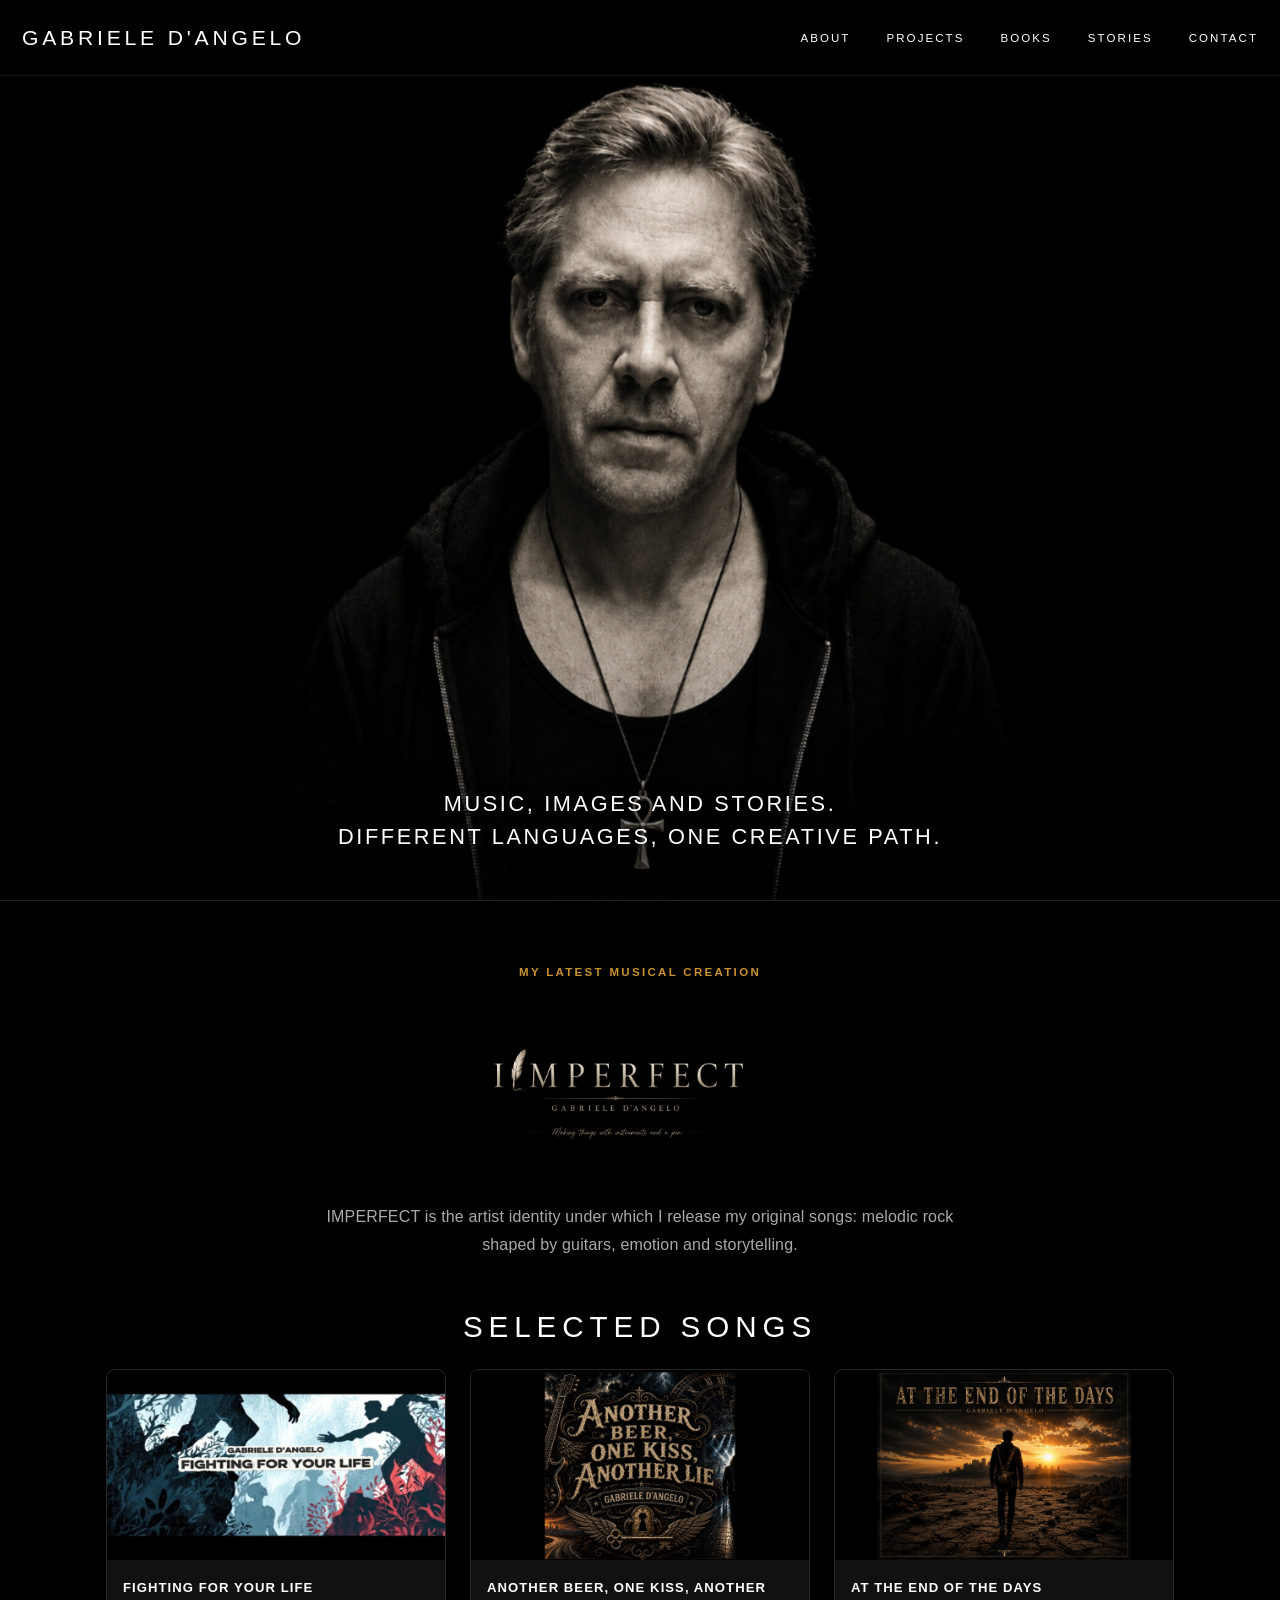
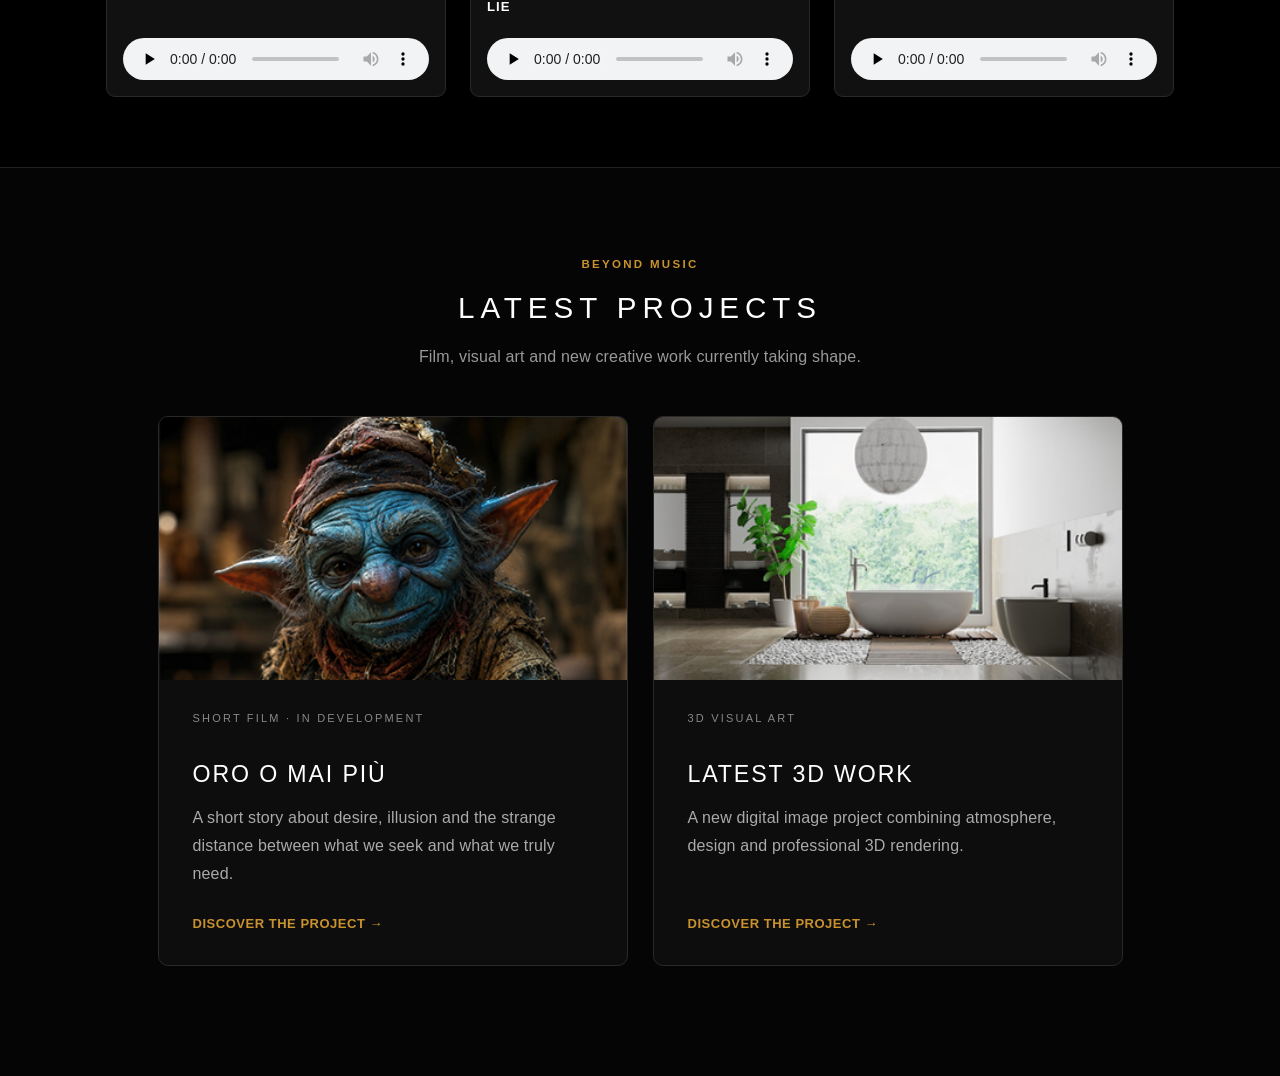
<file: index.html>
<!doctype html>
<html lang="en">

<head>
  <meta charset="utf-8">

  <meta
    name="viewport"
    content="width=device-width, initial-scale=1"
  >

  <meta
    name="description"
    content="Official website of Gabriele D'Angelo, creative artist working across music, 3D visual art, acting, film, books and storytelling."
  >

  <meta
    name="author"
    content="Gabriele D'Angelo"
  >

  <meta
    name="robots"
    content="index, follow, max-image-preview:large"
  >

  <link
    rel="canonical"
    href="https://gabrieledangelo.com/"
  >

  <meta
    property="og:title"
    content="Gabriele D'Angelo | Music, Visual Art, Film and Stories"
  >

  <meta
    property="og:description"
    content="Official website of Gabriele D'Angelo, featuring music, 3D visual art, acting, film, books and creative projects."
  >

  <meta
    property="og:type"
    content="website"
  >

  <meta
    property="og:url"
    content="https://gabrieledangelo.com/"
  >

  <meta
    property="og:site_name"
    content="Gabriele D'Angelo"
  >

  <meta
    property="og:image"
    content="https://gabrieledangelo.com/assets/imperfect-logo.png"
  >

  <meta
    property="og:image:alt"
    content="IMPERFECT artist logo by Gabriele D'Angelo"
  >

  <meta
    name="twitter:card"
    content="summary_large_image"
  >

  <meta
    name="twitter:title"
    content="Gabriele D'Angelo | Music, Visual Art, Film and Stories"
  >

  <meta
    name="twitter:description"
    content="Official website of Gabriele D'Angelo, featuring music, 3D visual art, acting, film, books and creative projects."
  >

  <meta
    name="twitter:image"
    content="https://gabrieledangelo.com/assets/imperfect-logo.png"
  >

  <meta
    name="twitter:image:alt"
    content="IMPERFECT artist logo by Gabriele D'Angelo"
  >

  <link rel="stylesheet" href="style.css">

  <title>Gabriele D'Angelo | Music, Visual Art, Film and Stories</title>

  <script type="application/ld+json">
  {
    "@context": "https://schema.org",
    "@graph": [
      {
        "@type": "WebSite",
        "@id": "https://gabrieledangelo.com/#website",
        "url": "https://gabrieledangelo.com/",
        "name": "Gabriele D'Angelo",
        "description": "Official website of Gabriele D'Angelo, featuring music, 3D visual art, acting, film, books and creative projects."
      },
      {
        "@type": "Person",
        "@id": "https://gabrieledangelo.com/#person",
        "name": "Gabriele D'Angelo",
        "url": "https://gabrieledangelo.com/",
        "jobTitle": "Creative Artist",
        "description": "Creative artist working across music, 3D visual art, acting, film, books and storytelling.",
        "mainEntityOfPage": {
          "@id": "https://gabrieledangelo.com/#website"
        }
      },
      {
        "@type": "WebPage",
        "@id": "https://gabrieledangelo.com/#webpage",
        "url": "https://gabrieledangelo.com/",
        "name": "Gabriele D'Angelo | Music, Visual Art, Film and Stories",
        "description": "Official website of Gabriele D'Angelo, featuring music, 3D visual art, acting, film, books and creative projects.",
        "isPartOf": {
          "@id": "https://gabrieledangelo.com/#website"
        },
        "about": {
          "@id": "https://gabrieledangelo.com/#person"
        }
      }
    ]
  }
  </script>
</head>

<body>

  <header class="site-header">

    <a class="brand" href="index.html">
      Gabriele D'Angelo
    </a>

    <nav class="site-nav" aria-label="Main navigation">
      <a href="about.html">About</a>
      <a href="projects.html">Projects</a>
      <a href="books.html">Books</a>
      <a href="stories.html">Stories</a>
      <a href="contact.html">Contact</a>
    </nav>

  </header>


  <main>

    <section class="hero">

      <div
        class="hero-bg"
        role="img"
        aria-label="Gabriele D'Angelo"
      ></div>

      <div class="hero-copy">

        <h1>
          Music, images and stories.<br>
          Different languages, one creative path.
        </h1>

      </div>

    </section>


    <section
      class="featured-songs music-project"
      aria-label="IMPERFECT music project"
    >

      <div class="music-project-intro">

        <p class="section-eyebrow">
          My latest musical creation
        </p>

        <img
          class="imperfect-logo"
          src="assets/imperfect-logo.png"
          alt="IMPERFECT artist logo"
        >

        <p class="section-intro">
          IMPERFECT is the artist identity under which I release
          my original songs: melodic rock shaped by guitars,
          emotion and storytelling.
        </p>

      </div>


      <h2 class="songs-heading">
        Selected Songs
      </h2>


      <div class="song-grid">

        <article class="song-card">

          <img
            src="assets/songs/fighting-for-your-life.jpg"
            alt="Fighting For Your Life cover"
          >

          <div class="song-info">

            <h3>
              Fighting For Your Life
            </h3>

            <audio controls preload="none">

              <source
                src="assets/songs/fighting-for-your-life.mp3"
                type="audio/mpeg"
              >

            </audio>

          </div>

        </article>


        <article class="song-card">

          <img
            src="assets/songs/another-beer-one-kiss-another-lie.jpg"
            alt="Another Beer, One Kiss, Another Lie cover"
          >

          <div class="song-info">

            <h3>
              Another Beer, One Kiss, Another Lie
            </h3>

            <audio controls preload="none">

              <source
                src="assets/songs/another-beer-one-kiss-another-lie.mp3"
                type="audio/mpeg"
              >

            </audio>

          </div>

        </article>


        <article class="song-card">

          <img
            src="assets/songs/at-the-end-of-the-days.jpg"
            alt="At the End of the Days cover"
          >

          <div class="song-info">

            <h3>
              At the End of the Days
            </h3>

            <audio controls preload="none">

              <source
                src="assets/songs/at-the-end-of-the-days.mp3"
                type="audio/mpeg"
              >

            </audio>

          </div>

        </article>

      </div>

    </section>


    <section
      class="latest-projects"
      aria-labelledby="latest-projects-title"
    >

      <div class="projects-heading">

        <p class="section-eyebrow">
          Beyond music
        </p>

        <h2 id="latest-projects-title">
          Latest Projects
        </h2>

        <p>
          Film, visual art and new creative work currently
          taking shape.
        </p>

      </div>


      <div class="project-grid">


        <a
          class="project-card"
          href="oro-o-mai-piu.html"
          aria-label="Discover the short film Oro o mai più"
        >

          <img
            class="project-image"
            src="assets/projects/pircante.jpg"
            alt="The pircante, protagonist of Oro o mai più"
          >

          <div class="project-card-content">

            <span class="project-type">
              Short film · In development
            </span>

            <h3>
              Oro o mai più
            </h3>

            <p>
              A short story about desire, illusion and the strange
              distance between what we seek and what we truly need.
            </p>

            <span class="project-link">
              Discover the project →
            </span>

          </div>

        </a>


        <a
          class="project-card"
          href="3d-visual-art.html"
          aria-label="Discover the latest 3D visual art project"
        >

          <img
            class="project-image"
            src="assets/projects/3d.jpg"
            alt="Contemporary bathroom created as a 3D rendering"
          >

          <div class="project-card-content">

            <span class="project-type">
              3D Visual Art
            </span>

            <h3>
              Latest 3D Work
            </h3>

            <p>
              A new digital image project combining atmosphere,
              design and professional 3D rendering.
            </p>

            <span class="project-link">
              Discover the project →
            </span>

          </div>

        </a>


      </div>

    </section>

  </main>


  <script>

    const audioPlayers = document.querySelectorAll("audio");

    audioPlayers.forEach((player) => {

      player.addEventListener("play", () => {

        audioPlayers.forEach((otherPlayer) => {

          if (otherPlayer !== player) {
            otherPlayer.pause();
          }

        });

      });

    });

  </script>


</body>

</html>
</file>
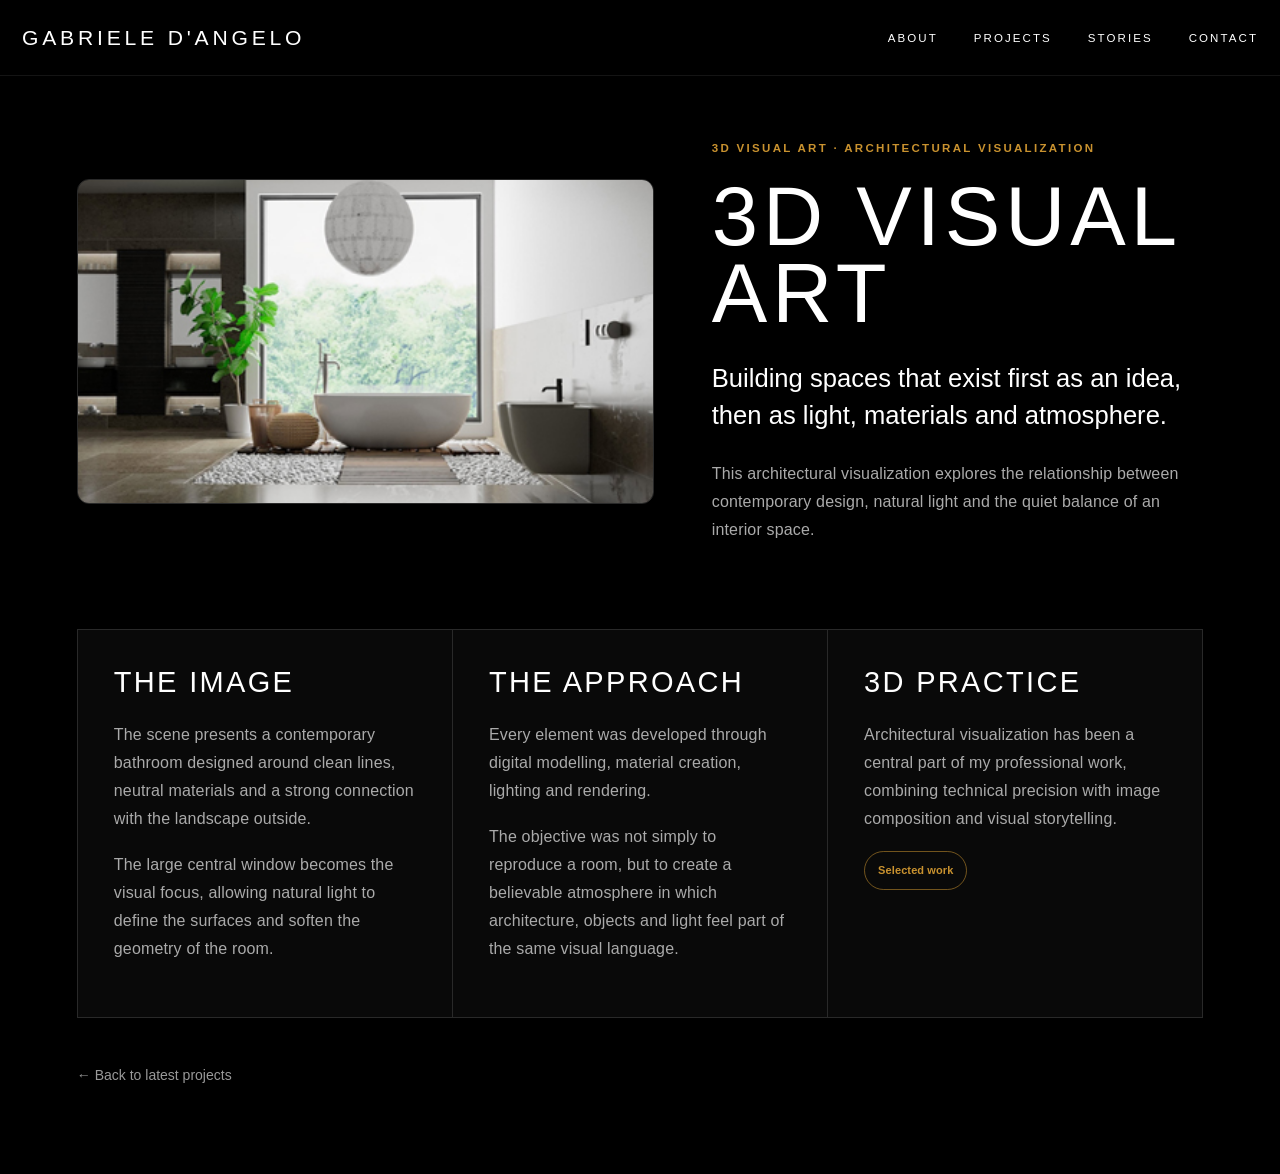
<file: 3d-visual-art.html>
<!doctype html>
<html lang="en">

<head>
  <meta charset="utf-8">

  <meta
    name="viewport"
    content="width=device-width, initial-scale=1"
  >

  <meta
    name="description"
    content="3D visual art and architectural visualization by Gabriele D'Angelo."
  >

  <link rel="stylesheet" href="style.css">

  <title>3D Visual Art | Gabriele D'Angelo</title>
</head>

<body>

  <header class="site-header">

    <a class="brand" href="index.html">
      Gabriele D'Angelo
    </a>

    <nav class="site-nav">
      <a href="about.html">About</a>
      <a href="projects.html">Projects</a>
      <a href="stories.html">Stories</a>
      <a href="contact.html">Contact</a>
    </nav>

  </header>

  <main class="project-detail-page">

    <section class="project-detail-hero">

      <div class="project-detail-image-wrap">

        <img
          class="project-detail-image"
          src="assets/projects/3d.jpg"
          alt="Contemporary bathroom created as a 3D architectural visualization"
        >

      </div>

      <div class="project-detail-intro">

        <p class="project-detail-type">
          3D Visual Art · Architectural Visualization
        </p>

        <h1>3D Visual Art</h1>

        <p class="project-detail-lead">
          Building spaces that exist first as an idea, then as light,
          materials and atmosphere.
        </p>

        <p>
          This architectural visualization explores the relationship
          between contemporary design, natural light and the quiet
          balance of an interior space.
        </p>

      </div>

    </section>

    <section class="project-detail-content">

      <article class="project-detail-section">

       

        <h2>The image</h2>

        <p>
          The scene presents a contemporary bathroom designed around
          clean lines, neutral materials and a strong connection with
          the landscape outside.
        </p>

        <p>
          The large central window becomes the visual focus, allowing
          natural light to define the surfaces and soften the geometry
          of the room.
        </p>

      </article>

      <article class="project-detail-section">

       

        <h2>The approach</h2>

        <p>
          Every element was developed through digital modelling,
          material creation, lighting and rendering.
        </p>

        <p>
          The objective was not simply to reproduce a room, but to
          create a believable atmosphere in which architecture,
          objects and light feel part of the same visual language.
        </p>

      </article>

      <article class="project-detail-section">

     

        <h2>3D practice</h2>

        <p>
          Architectural visualization has been a central part of my
          professional work, combining technical precision with image
          composition and visual storytelling.
        </p>

        <p class="project-status">
          Selected work
        </p>

      </article>

    </section>

    <div class="project-back">

      <a href="index.html#latest-projects-title">
        ← Back to latest projects
      </a>

    </div>

  </main>

</body>

</html>
</file>
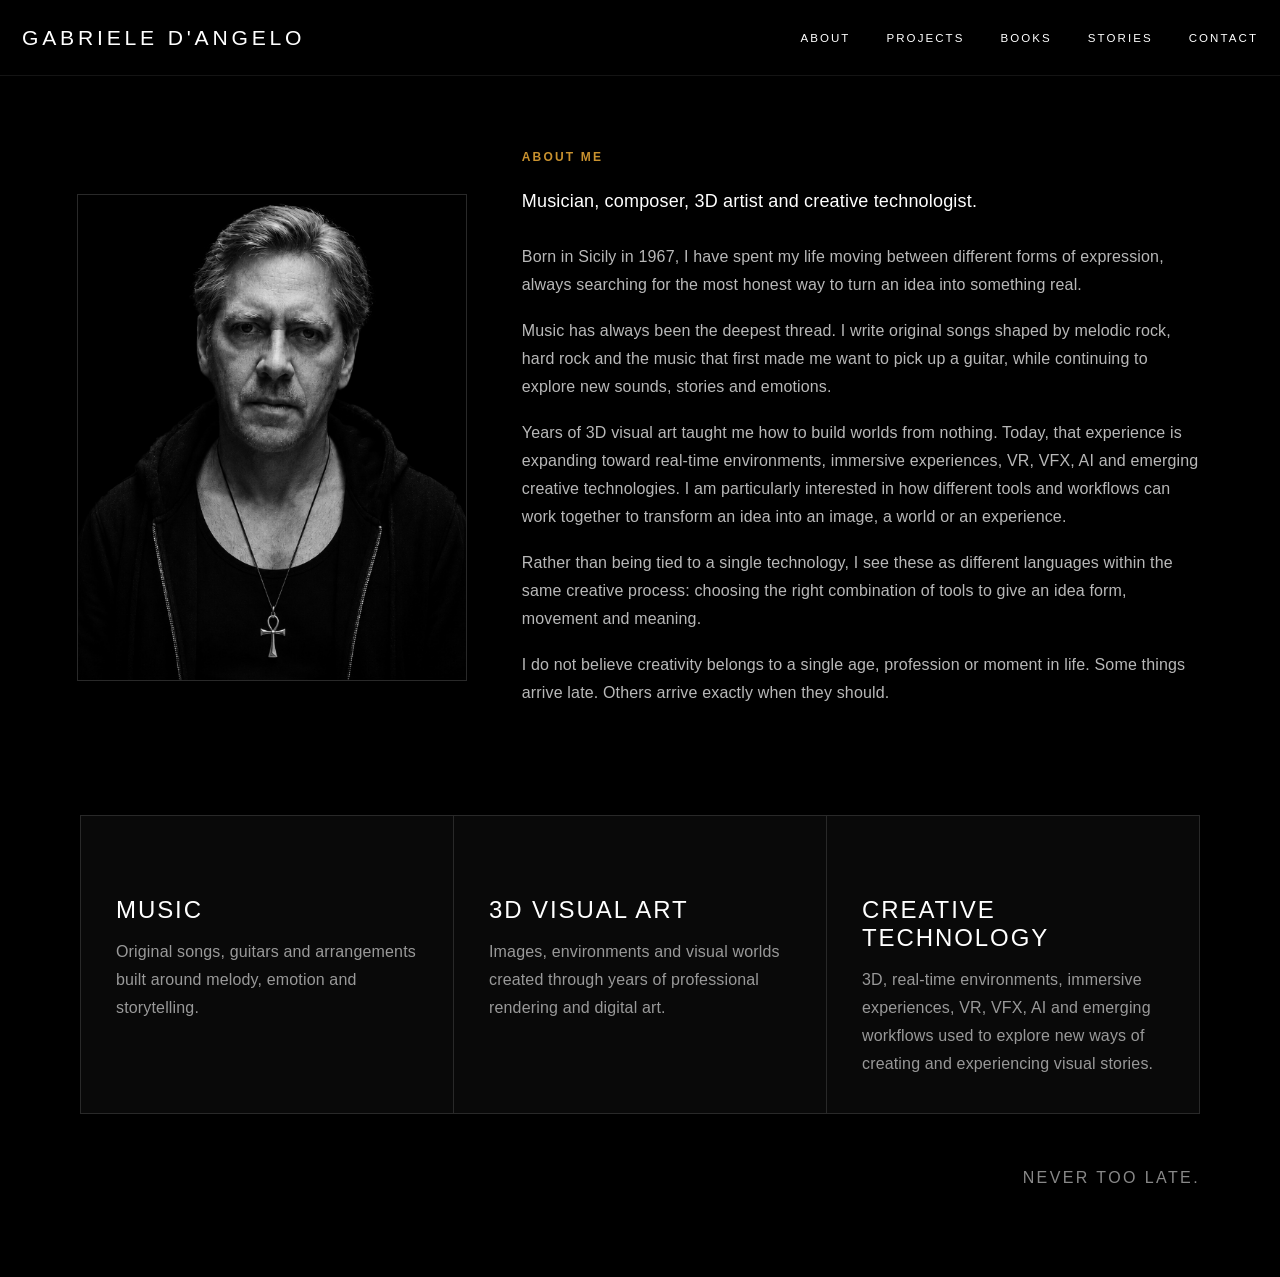
<file: about.html>
<!doctype html>
<html lang="en">

<head>
  <meta charset="utf-8">

  <meta
    name="viewport"
    content="width=device-width, initial-scale=1"
  >

  <meta
    name="description"
    content="About Gabriele D'Angelo, musician, composer, 3D visual artist and creative technologist working across music, visual art, film, immersive experiences and emerging creative technologies."
  >

  <meta
    name="author"
    content="Gabriele D'Angelo"
  >

  <meta
    name="robots"
    content="index, follow, max-image-preview:large"
  >

  <link
    rel="canonical"
    href="https://gabrieledangelo.com/about.html"
  >

  <meta
    property="og:title"
    content="About Gabriele D'Angelo | Musician, 3D Artist and Creative Technologist"
  >

  <meta
    property="og:description"
    content="Discover the creative path of Gabriele D'Angelo across music, composition, 3D visual art, film, immersive experiences and emerging creative technologies."
  >

  <meta
    property="og:type"
    content="profile"
  >

  <meta
    property="og:url"
    content="https://gabrieledangelo.com/about.html"
  >

  <meta
    property="og:site_name"
    content="Gabriele D'Angelo"
  >

  <meta
    property="og:image"
    content="https://gabrieledangelo.com/assets/gabriele-hero.jpg"
  >

  <meta
    property="og:image:alt"
    content="Gabriele D'Angelo"
  >

  <meta
    property="profile:first_name"
    content="Gabriele"
  >

  <meta
    property="profile:last_name"
    content="D'Angelo"
  >

  <meta
    name="twitter:card"
    content="summary_large_image"
  >

  <meta
    name="twitter:title"
    content="About Gabriele D'Angelo | Musician, 3D Artist and Creative Technologist"
  >

  <meta
    name="twitter:description"
    content="Discover the creative path of Gabriele D'Angelo across music, composition, 3D visual art, film, immersive experiences and emerging creative technologies."
  >

  <meta
    name="twitter:image"
    content="https://gabrieledangelo.com/assets/gabriele-hero.jpg"
  >

  <meta
    name="twitter:image:alt"
    content="Gabriele D'Angelo"
  >

  <link rel="stylesheet" href="style.css">

  <title>About Gabriele D'Angelo | Musician, 3D Artist and Creative Technologist</title>

  <script type="application/ld+json">
  {
    "@context": "https://schema.org",
    "@graph": [
      {
        "@type": "WebPage",
        "@id": "https://gabrieledangelo.com/about.html#webpage",
        "url": "https://gabrieledangelo.com/about.html",
        "name": "About Gabriele D'Angelo | Musician, 3D Artist and Creative Technologist",
        "description": "About Gabriele D'Angelo, musician, composer, 3D visual artist and creative technologist working across music, visual art, film, immersive experiences and emerging creative technologies.",
        "isPartOf": {
          "@id": "https://gabrieledangelo.com/#website"
        },
        "about": {
          "@id": "https://gabrieledangelo.com/#person"
        }
      },
      {
        "@type": "Person",
        "@id": "https://gabrieledangelo.com/#person",
        "name": "Gabriele D'Angelo",
        "url": "https://gabrieledangelo.com/",
        "image": "https://gabrieledangelo.com/assets/gabriele-hero.jpg",
        "jobTitle": "Creative Technologist",
        "description": "Musician, composer, 3D visual artist and creative technologist working across music, visual art, film, immersive experiences and emerging creative technologies.",
        "mainEntityOfPage": {
          "@id": "https://gabrieledangelo.com/about.html#webpage"
        }
      }
    ]
  }
  </script>
</head>

<body>

  <header class="site-header">

    <a class="brand" href="index.html">
      Gabriele D'Angelo
    </a>

    <nav class="site-nav" aria-label="Main navigation">
      <a href="about.html">About</a>
      <a href="projects.html">Projects</a>
      <a href="books.html">Books</a>
      <a href="stories.html">Stories</a>
      <a href="contact.html">Contact</a>
    </nav>

  </header>

  <main class="about-page">

    <section class="about-hero">

      <div class="about-photo-wrap">

        <img
          class="about-photo"
          src="assets/gabriele-hero.jpg"
          alt="Gabriele D'Angelo"
        >

      </div>

      <div class="about-copy">

        <h1 class="about-title">
          About me
        </h1>

        <p class="about-lead">
          Musician, composer, 3D artist and creative technologist.
        </p>

        <p>
          Born in Sicily in 1967, I have spent my life moving between
          different forms of expression, always searching for the most
          honest way to turn an idea into something real.
        </p>

        <p>
          Music has always been the deepest thread. I write original
          songs shaped by melodic rock, hard rock and the music that
          first made me want to pick up a guitar, while continuing to
          explore new sounds, stories and emotions.
        </p>

        <p>
          Years of 3D visual art taught me how to build worlds from
          nothing. Today, that experience is expanding toward real-time
          environments, immersive experiences, VR, VFX, AI and
          emerging creative technologies. I am particularly interested
          in how different tools and workflows can work together to
          transform an idea into an image, a world or an experience.
        </p>

        <p>
          Rather than being tied to a single technology, I see these
          as different languages within the same creative process:
          choosing the right combination of tools to give an idea
          form, movement and meaning.
        </p>

        <p>
          I do not believe creativity belongs to a single age,
          profession or moment in life. Some things arrive late.
          Others arrive exactly when they should.
        </p>

      </div>

    </section>

    <section class="about-disciplines">

      <article class="discipline">

        <h2>Music</h2>

        <p>
          Original songs, guitars and arrangements built around
          melody, emotion and storytelling.
        </p>

      </article>

      <article class="discipline">

        <h2>3D Visual Art</h2>

        <p>
          Images, environments and visual worlds created through
          years of professional rendering and digital art.
        </p>

      </article>

      <article class="discipline">

        <h2>Creative Technology</h2>

        <p>
          3D, real-time environments, immersive experiences, VR,
          VFX, AI and emerging workflows used to explore new ways
          of creating and experiencing visual stories.
        </p>

      </article>

    </section>

    <p class="about-signoff">
      Never too late.
    </p>

  </main>

</body>

</html>
</file>
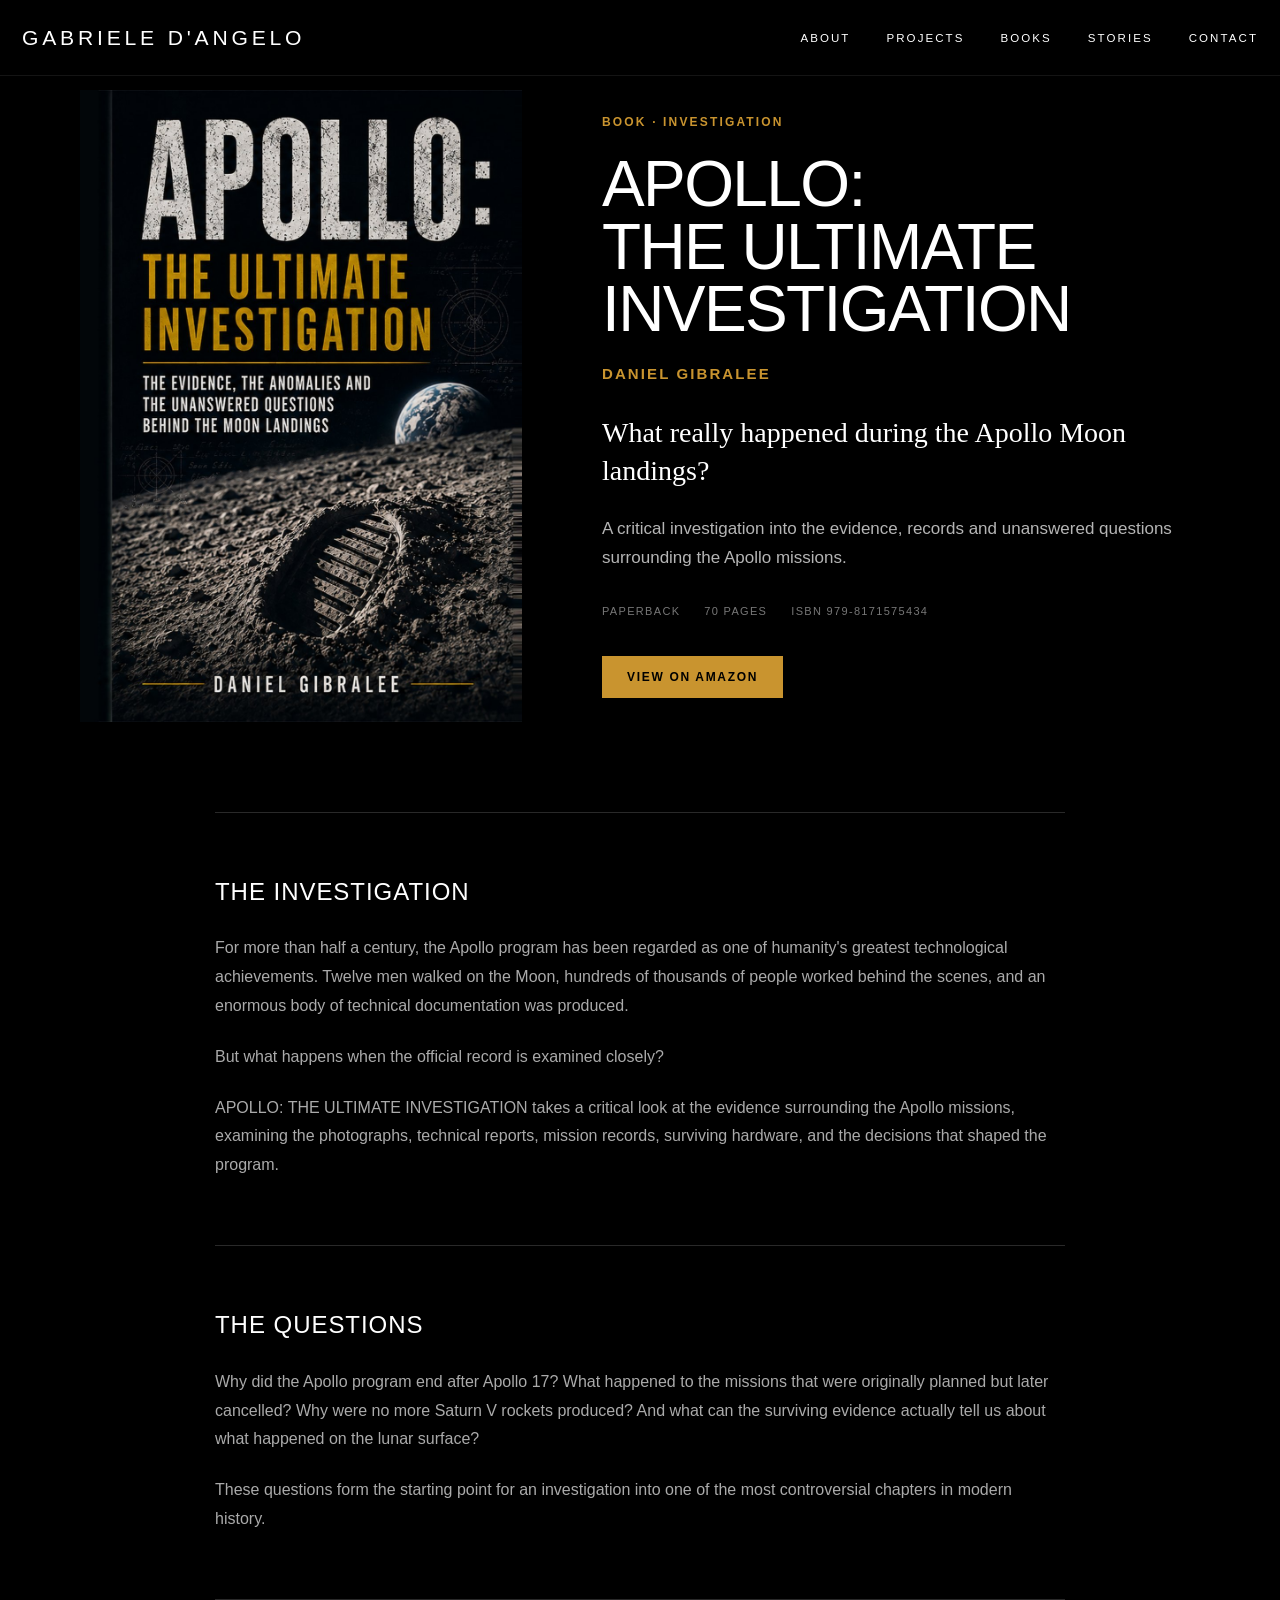
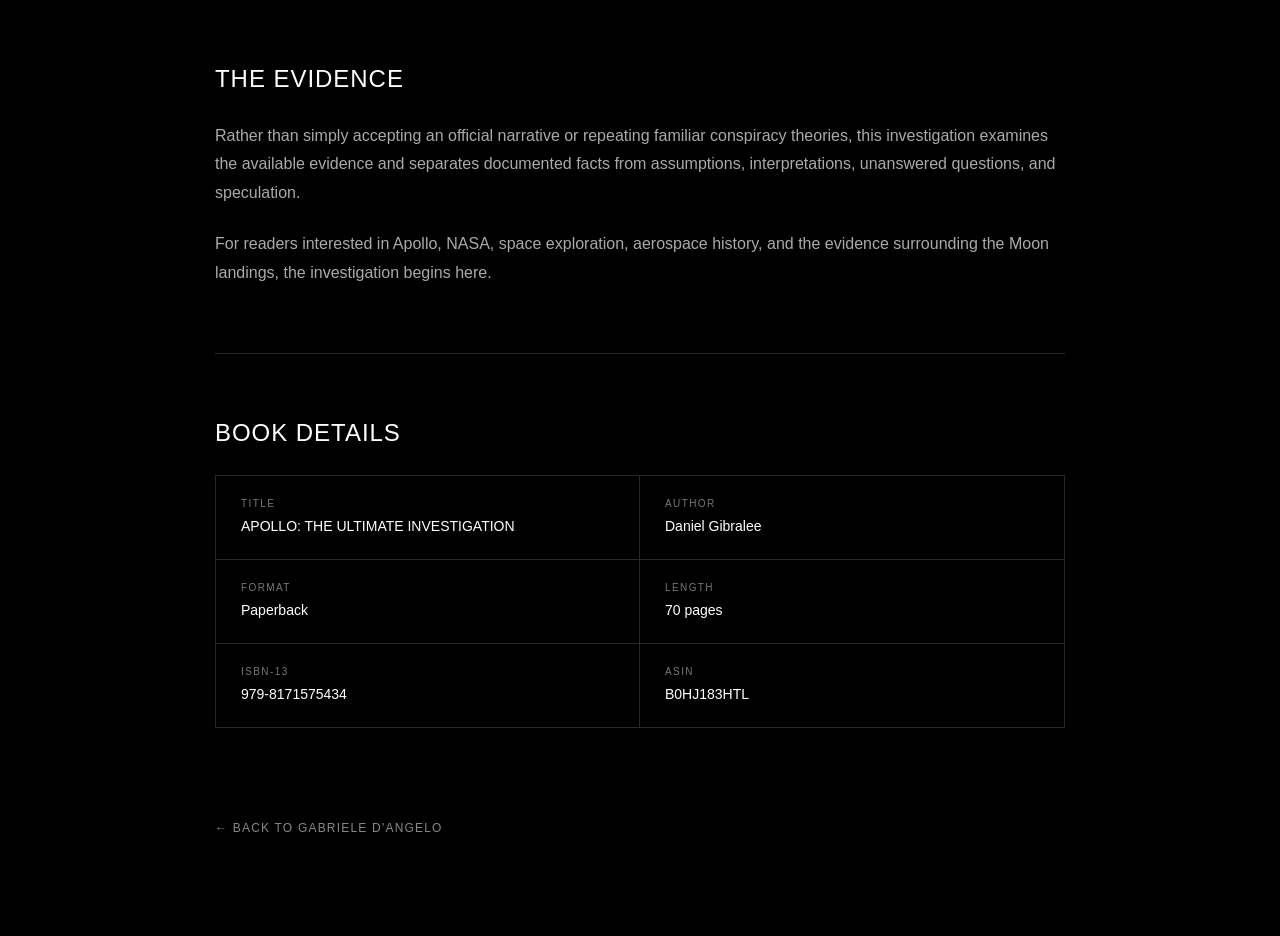
<file: apollo.html>
<!doctype html>
<html lang="en">

<head>

  <meta charset="utf-8">

  <meta
    name="viewport"
    content="width=device-width, initial-scale=1"
  >

  <meta
    name="description"
    content="APOLLO: THE ULTIMATE INVESTIGATION by Daniel Gibralee. A critical investigation into the evidence, records and unanswered questions surrounding the Apollo Moon landings."
  >

  <meta
    name="author"
    content="Daniel Gibralee"
  >

  <meta
    name="robots"
    content="index, follow, max-image-preview:large"
  >

  <link
    rel="canonical"
    href="https://gabrieledangelo.com/apollo.html"
  >


  <!-- =======================================================
       OPEN GRAPH
       ========================================================= -->

  <meta
    property="og:title"
    content="APOLLO: THE ULTIMATE INVESTIGATION · Daniel Gibralee"
  >

  <meta
    property="og:description"
    content="A critical investigation into the evidence, records and unanswered questions surrounding the Apollo Moon landings."
  >

  <meta
    property="og:type"
    content="book"
  >

  <meta
    property="og:url"
    content="https://gabrieledangelo.com/apollo.html"
  >

  <meta
    property="og:site_name"
    content="Gabriele D'Angelo"
  >

  <meta
    property="og:image"
    content="https://gabrieledangelo.com/assets/apollo-cover.jpg"
  >

  <meta
    property="og:image:alt"
    content="APOLLO: THE ULTIMATE INVESTIGATION book cover by Daniel Gibralee"
  >

  <meta
    property="book:author"
    content="Daniel Gibralee"
  >

  <meta
    property="book:isbn"
    content="9798171575434"
  >

  <meta
    property="book:release_date"
    content="2026-09-04"
  >


  <!-- =======================================================
       TWITTER / X
       ========================================================= -->

  <meta
    name="twitter:card"
    content="summary_large_image"
  >

  <meta
    name="twitter:title"
    content="APOLLO: THE ULTIMATE INVESTIGATION · Daniel Gibralee"
  >

  <meta
    name="twitter:description"
    content="A critical investigation into the evidence, records and unanswered questions surrounding the Apollo Moon landings."
  >

  <meta
    name="twitter:image"
    content="https://gabrieledangelo.com/assets/apollo-cover.jpg"
  >

  <meta
    name="twitter:image:alt"
    content="APOLLO: THE ULTIMATE INVESTIGATION book cover by Daniel Gibralee"
  >


  <link
    rel="stylesheet"
    href="style.css"
  >

  <title>
    APOLLO: THE ULTIMATE INVESTIGATION · Daniel Gibralee
  </title>


  <!-- =======================================================
       STRUCTURED DATA
       ========================================================= -->

  <script type="application/ld+json">
  {
    "@context": "https://schema.org",
    "@graph": [

      {
        "@type": "WebPage",
        "@id": "https://gabrieledangelo.com/apollo.html#webpage",
        "url": "https://gabrieledangelo.com/apollo.html",
        "name": "APOLLO: THE ULTIMATE INVESTIGATION · Daniel Gibralee",
        "description": "A critical investigation into the evidence, records and unanswered questions surrounding the Apollo Moon landings.",
        "isPartOf": {
          "@type": "WebSite",
          "name": "Gabriele D'Angelo",
          "url": "https://gabrieledangelo.com/"
        },
        "mainEntity": {
          "@id": "https://gabrieledangelo.com/apollo.html#book"
        }
      },

      {
        "@type": "Book",
        "@id": "https://gabrieledangelo.com/apollo.html#book",
        "name": "APOLLO: THE ULTIMATE INVESTIGATION",
        "author": {
          "@type": "Person",
          "name": "Daniel Gibralee"
        },
        "isbn": "9798171575434",
        "bookFormat": "https://schema.org/Paperback",
        "numberOfPages": 70,
        "inLanguage": "en",
        "datePublished": "2026-09-04",
        "publisher": {
          "@type": "Organization",
          "name": "Independently published"
        },
        "url": "https://gabrieledangelo.com/apollo.html",
        "image": "https://gabrieledangelo.com/assets/apollo-cover.jpg",
        "description": "APOLLO: THE ULTIMATE INVESTIGATION examines the evidence surrounding the Apollo Moon landings, including photographs, technical reports, mission records, surviving hardware and unanswered questions about NASA's Apollo program."
      }

    ]
  }
  </script>


  <style>

    /* =========================================================
       APOLLO PAGE
       ========================================================= */

    .apollo-page {
      background: #000;
      color: #fff;
      min-height: 100vh;
    }


    /* MAIN HERO */

    .apollo-hero {
      max-width: 1180px;
      margin: 0 auto;
      padding: 90px 30px 70px;

      display: grid;
      grid-template-columns: minmax(300px, 0.85fr) minmax(400px, 1.15fr);
      gap: 80px;

      align-items: center;
    }


    /* COVER */

    .apollo-cover-column {
      display: flex;
      justify-content: center;
      align-items: center;
    }

    .apollo-cover {
      display: block;

      width: auto;
      height: auto;

      max-width: 100%;
      max-height: 760px;

      object-fit: contain;

      box-shadow:
        0 25px 60px rgba(0, 0, 0, 0.65);
    }


    /* TEXT COLUMN */

    .apollo-info {
      min-width: 0;
    }


    .apollo-eyebrow {
      margin: 0 0 22px;

      color: #c9942f;

      font-family: Arial, Helvetica, sans-serif;
      font-size: 12px;
      font-weight: 600;

      letter-spacing: 0.18em;
      line-height: 1.4;

      text-transform: uppercase;
    }


    .apollo-title {
      margin: 0 0 24px;

      color: #fff;

      font-family: Arial, Helvetica, sans-serif;

      font-size: clamp(42px, 5vw, 76px);

      font-weight: 400;

      letter-spacing: -0.025em;

      line-height: 0.98;

      text-transform: uppercase;
    }


    .apollo-author {
      margin: 0 0 32px;

      color: #c9942f;

      font-family: Arial, Helvetica, sans-serif;

      font-size: 15px;
      font-weight: 600;

      letter-spacing: 0.14em;

      text-transform: uppercase;
    }


    .apollo-question {
      margin: 0 0 24px;

      color: #fff;

      font-family: Georgia, "Times New Roman", serif;

      font-size: 28px;

      line-height: 1.35;
    }


    .apollo-intro {
      margin: 0 0 30px;

      color: #b5b5b5;

      font-family: Arial, Helvetica, sans-serif;

      font-size: 17px;

      line-height: 1.75;
    }


    /* BOOK DATA */

    .apollo-meta {
      display: flex;

      flex-wrap: wrap;

      gap: 12px 24px;

      margin: 0 0 35px;

      color: #777;

      font-family: Arial, Helvetica, sans-serif;

      font-size: 11px;

      letter-spacing: 0.12em;

      line-height: 1.6;

      text-transform: uppercase;
    }


    /* AMAZON BUTTON */

    .apollo-amazon {
      display: inline-block;

      padding: 15px 25px;

      background: #c9942f;

      color: #000;

      font-family: Arial, Helvetica, sans-serif;

      font-size: 12px;

      font-weight: 700;

      letter-spacing: 0.14em;

      line-height: 1;

      text-decoration: none;

      text-transform: uppercase;

      transition:
        background-color 0.2s ease,
        transform 0.2s ease;
    }


    .apollo-amazon:hover,
    .apollo-amazon:focus-visible {
      background: #e0ad51;

      transform: translateY(-2px);
    }


    /* CONTENT */

    .apollo-content {
      max-width: 1180px;

      margin: 0 auto;

      padding: 20px 30px 100px;
    }


    .apollo-section {
      max-width: 850px;

      margin: 0 auto;

      padding: 65px 0;

      border-top: 1px solid #292929;
    }


    .apollo-section h2 {
      margin: 0 0 28px;

      color: #fff;

      font-family: Arial, Helvetica, sans-serif;

      font-size: 24px;

      font-weight: 400;

      letter-spacing: 0.04em;

      line-height: 1.2;

      text-transform: uppercase;
    }


    .apollo-section p {
      margin: 0 0 22px;

      color: #aaa;

      font-family: Arial, Helvetica, sans-serif;

      font-size: 16px;

      line-height: 1.8;
    }


    .apollo-section p:last-child {
      margin-bottom: 0;
    }


    /* BOOK DETAILS */

    .apollo-details {
      display: grid;

      grid-template-columns: repeat(2, minmax(0, 1fr));

      gap: 0;

      border: 1px solid #292929;
    }


    .apollo-detail {
      padding: 22px 25px;

      border-bottom: 1px solid #292929;
    }


    .apollo-detail:nth-child(odd) {
      border-right: 1px solid #292929;
    }


    .apollo-detail:nth-last-child(-n + 2) {
      border-bottom: 0;
    }


    .apollo-detail-label {
      display: block;

      margin-bottom: 7px;

      color: #777;

      font-family: Arial, Helvetica, sans-serif;

      font-size: 10px;

      letter-spacing: 0.14em;

      text-transform: uppercase;
    }


    .apollo-detail-value {
      color: #fff;

      font-family: Arial, Helvetica, sans-serif;

      font-size: 14px;

      line-height: 1.5;
    }


    /* BACK LINK */

    .apollo-back {
      max-width: 850px;

      margin: 0 auto;

      padding-top: 25px;
    }


    .apollo-back a {
      color: #888;

      font-family: Arial, Helvetica, sans-serif;

      font-size: 12px;

      letter-spacing: 0.1em;

      text-decoration: none;

      text-transform: uppercase;

      transition: color 0.2s ease;
    }


    .apollo-back a:hover,
    .apollo-back a:focus-visible {
      color: #c9942f;
    }


    /* =========================================================
       TABLET
       ========================================================= */

    @media (max-width: 900px) {

      .apollo-hero {
        grid-template-columns: 1fr;

        gap: 55px;

        padding-top: 65px;
      }


      .apollo-cover-column {
        order: 1;
      }


      .apollo-info {
        order: 2;

        max-width: 720px;

        margin: 0 auto;
      }


      .apollo-cover {
        max-height: 650px;
      }


      .apollo-title {
        font-size: clamp(42px, 9vw, 68px);
      }

    }


    /* =========================================================
       MOBILE
       ========================================================= */

    @media (max-width: 600px) {

      .apollo-hero {
        padding: 45px 20px 55px;

        gap: 40px;
      }


      .apollo-content {
        padding: 10px 20px 70px;
      }


      .apollo-cover {
        max-width: 88vw;

        max-height: 620px;
      }


      .apollo-title {
        font-size: clamp(38px, 12vw, 58px);

        line-height: 1;
      }


      .apollo-question {
        font-size: 23px;
      }


      .apollo-intro {
        font-size: 16px;
      }


      .apollo-section {
        padding: 50px 0;
      }


      .apollo-section h2 {
        font-size: 21px;
      }


      .apollo-section p {
        font-size: 15px;

        line-height: 1.75;
      }


      .apollo-details {
        grid-template-columns: 1fr;
      }


      .apollo-detail {
        border-right: 0 !important;

        border-bottom: 1px solid #292929 !important;
      }


      .apollo-detail:last-child {
        border-bottom: 0 !important;
      }

    }

  </style>

</head>


<body>


  <!-- =======================================================
       HEADER
       ========================================================= -->

  <header class="site-header">

    <a
      class="brand"
      href="index.html"
    >
      Gabriele D'Angelo
    </a>


    <nav
      class="site-nav"
      aria-label="Main navigation"
    >

      <a href="about.html">
        About
      </a>

      <a href="projects.html">
        Projects
      </a>

      <a
        href="books.html"
        aria-current="page"
      >
        Books
      </a>

      <a href="stories.html">
        Stories
      </a>

      <a href="contact.html">
        Contact
      </a>

    </nav>

  </header>


  <!-- =======================================================
       MAIN
       ========================================================= -->

  <main class="apollo-page">


    <!-- =====================================================
         HERO
         ====================================================== -->

    <section class="apollo-hero">


      <!-- COVER -->

      <div class="apollo-cover-column">

        <img
          class="apollo-cover"
          src="assets/apollo-cover.jpg"
          alt="APOLLO: THE ULTIMATE INVESTIGATION book cover by Daniel Gibralee"
        >

      </div>


      <!-- INFORMATION -->

      <div class="apollo-info">

        <p class="apollo-eyebrow">
          Book · Investigation
        </p>


        <h1 class="apollo-title">
          APOLLO:<br>
          THE ULTIMATE<br>
          INVESTIGATION
        </h1>


        <p class="apollo-author">
          Daniel Gibralee
        </p>


        <p class="apollo-question">
          What really happened during the Apollo Moon landings?
        </p>


        <p class="apollo-intro">
          A critical investigation into the evidence, records and
          unanswered questions surrounding the Apollo missions.
        </p>


        <div class="apollo-meta">

          <span>
            Paperback
          </span>

          <span>
            70 Pages
          </span>

          <span>
            ISBN 979-8171575434
          </span>

        </div>


        <a
          class="apollo-amazon"
          href="https://www.amazon.com/dp/B0HJ183HTL"
          target="_blank"
          rel="noopener noreferrer"
        >
          View on Amazon
        </a>

      </div>

    </section>


    <!-- =====================================================
         CONTENT
         ======================================================= -->

    <div class="apollo-content">


      <!-- THE INVESTIGATION -->

      <section class="apollo-section">

        <h2>
          The Investigation
        </h2>


        <p>
          For more than half a century, the Apollo program has been
          regarded as one of humanity's greatest technological
          achievements. Twelve men walked on the Moon, hundreds of
          thousands of people worked behind the scenes, and an enormous
          body of technical documentation was produced.
        </p>


        <p>
          But what happens when the official record is examined closely?
        </p>


        <p>
          APOLLO: THE ULTIMATE INVESTIGATION takes a critical look at the
          evidence surrounding the Apollo missions, examining the
          photographs, technical reports, mission records, surviving
          hardware, and the decisions that shaped the program.
        </p>

      </section>


      <!-- THE QUESTIONS -->

      <section class="apollo-section">

        <h2>
          The Questions
        </h2>


        <p>
          Why did the Apollo program end after Apollo 17? What happened
          to the missions that were originally planned but later
          cancelled? Why were no more Saturn V rockets produced? And what
          can the surviving evidence actually tell us about what happened
          on the lunar surface?
        </p>


        <p>
          These questions form the starting point for an investigation
          into one of the most controversial chapters in modern history.
        </p>

      </section>


      <!-- THE EVIDENCE -->

      <section class="apollo-section">

        <h2>
          The Evidence
        </h2>


        <p>
          Rather than simply accepting an official narrative or repeating
          familiar conspiracy theories, this investigation examines the
          available evidence and separates documented facts from
          assumptions, interpretations, unanswered questions, and
          speculation.
        </p>


        <p>
          For readers interested in Apollo, NASA, space exploration,
          aerospace history, and the evidence surrounding the Moon
          landings, the investigation begins here.
        </p>

      </section>


      <!-- BOOK DETAILS -->

      <section class="apollo-section">

        <h2>
          Book Details
        </h2>


        <div class="apollo-details">


          <div class="apollo-detail">

            <span class="apollo-detail-label">
              Title
            </span>

            <span class="apollo-detail-value">
              APOLLO: THE ULTIMATE INVESTIGATION
            </span>

          </div>


          <div class="apollo-detail">

            <span class="apollo-detail-label">
              Author
            </span>

            <span class="apollo-detail-value">
              Daniel Gibralee
            </span>

          </div>


          <div class="apollo-detail">

            <span class="apollo-detail-label">
              Format
            </span>

            <span class="apollo-detail-value">
              Paperback
            </span>

          </div>


          <div class="apollo-detail">

            <span class="apollo-detail-label">
              Length
            </span>

            <span class="apollo-detail-value">
              70 pages
            </span>

          </div>


          <div class="apollo-detail">

            <span class="apollo-detail-label">
              ISBN-13
            </span>

            <span class="apollo-detail-value">
              979-8171575434
            </span>

          </div>


          <div class="apollo-detail">

            <span class="apollo-detail-label">
              ASIN
            </span>

            <span class="apollo-detail-value">
              B0HJ183HTL
            </span>

          </div>

        </div>

      </section>


      <!-- BACK -->

      <div class="apollo-back">

        <a href="index.html">
          ← Back to Gabriele D'Angelo
        </a>

      </div>


    </div>

  </main>


</body>

</html>
</file>
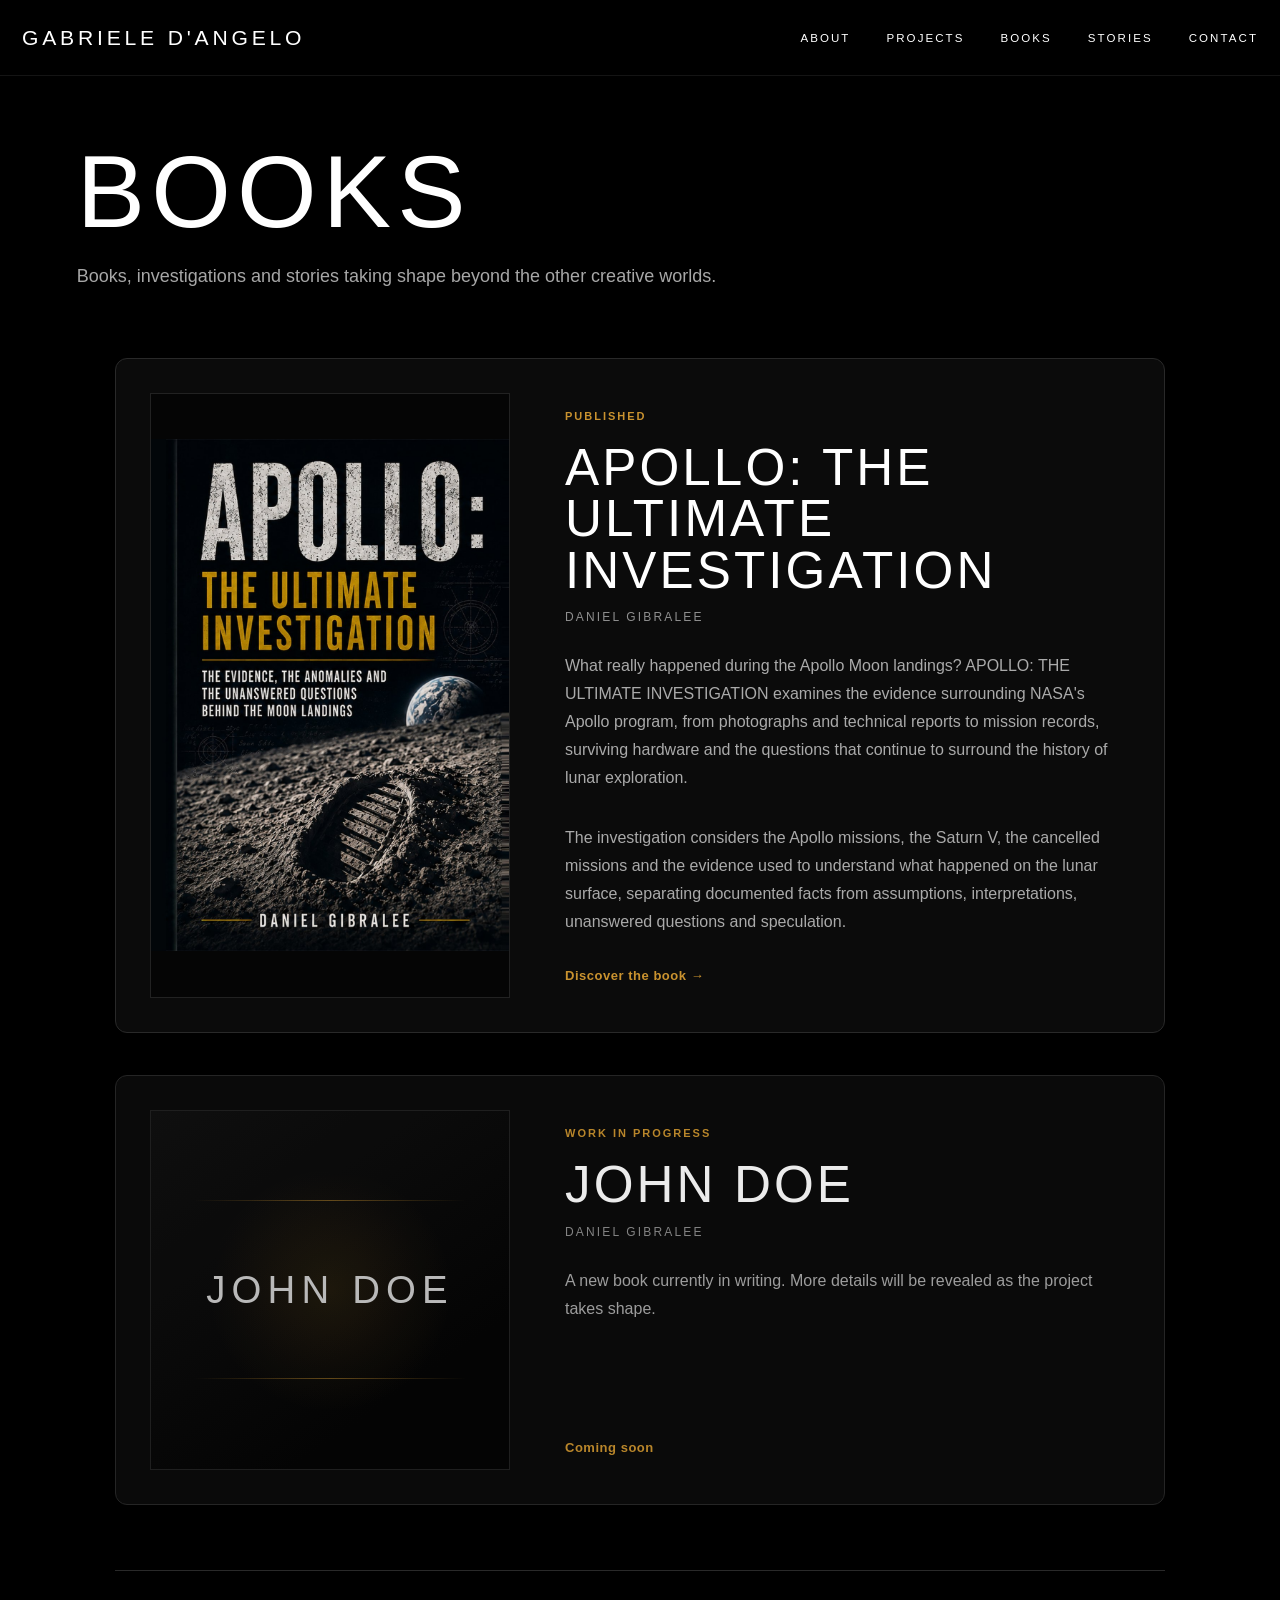
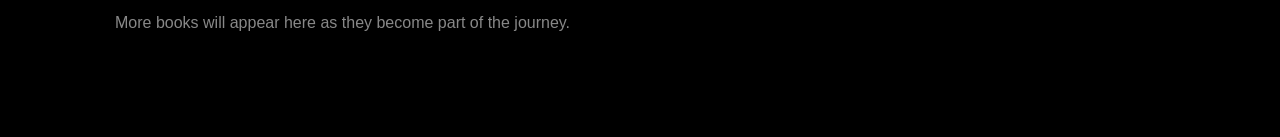
<file: books.html>
<!doctype html>
<html lang="en">
<head>
  <meta charset="utf-8">
  <meta name="viewport" content="width=device-width, initial-scale=1">
  <link rel="stylesheet" href="style.css">
  <title>Books | Gabriele D'Angelo</title>
</head>
<body>
<header class="site-header">
  <a class="brand" href="index.html">Gabriele D'Angelo</a>
  <nav class="site-nav" aria-label="Main navigation">
    <a href="about.html">About</a>
    <a href="projects.html">Projects</a>
    <a href="books.html">Books</a>
    <a href="stories.html">Stories</a>
    <a href="contact.html">Contact</a>
  </nav>
</header>

<main class="books-page">
  <section class="books-header">
    <h1>Books</h1>
    <p class="books-intro">
      Books, investigations and stories taking shape beyond
      the other creative worlds.
    </p>
  </section>

  <section class="book-entry">
    <div class="book-entry-cover">
      <img src="assets/apollo-cover.jpg" alt="APOLLO: THE ULTIMATE INVESTIGATION by Daniel Gibralee">
    </div>
    <div class="book-entry-content">
      <p class="book-entry-status">Published</p>
      <h2>APOLLO: THE ULTIMATE INVESTIGATION</h2>
      <p class="book-entry-author">Daniel Gibralee</p>
      <p>
        What really happened during the Apollo Moon landings?
        APOLLO: THE ULTIMATE INVESTIGATION examines the evidence
        surrounding NASA's Apollo program, from photographs and
        technical reports to mission records, surviving hardware
        and the questions that continue to surround the history
        of lunar exploration.
      </p>
      <p>
        The investigation considers the Apollo missions, the Saturn V,
        the cancelled missions and the evidence used to understand
        what happened on the lunar surface, separating documented
        facts from assumptions, interpretations, unanswered questions
        and speculation.
      </p>
      <a class="book-entry-link" href="apollo.html" aria-label="Discover APOLLO: THE ULTIMATE INVESTIGATION">
        Discover the book →
      </a>
    </div>
  </section>

  <section class="book-entry book-entry-wip">
    <div class="book-entry-cover book-entry-placeholder">
      <span>JOHN DOE</span>
    </div>
    <div class="book-entry-content">
      <p class="book-entry-status">Work in Progress</p>
      <h2>JOHN DOE</h2>
      <p class="book-entry-author">Daniel Gibralee</p>
      <p>
        A new book currently in writing.
        More details will be revealed as the project takes shape.
      </p>
      <span class="book-entry-link">Coming soon</span>
    </div>
  </section>

  <section class="books-closing">
    <p>More books will appear here as they become part of the journey.</p>
  </section>
</main>
</body>
</html>
</file>
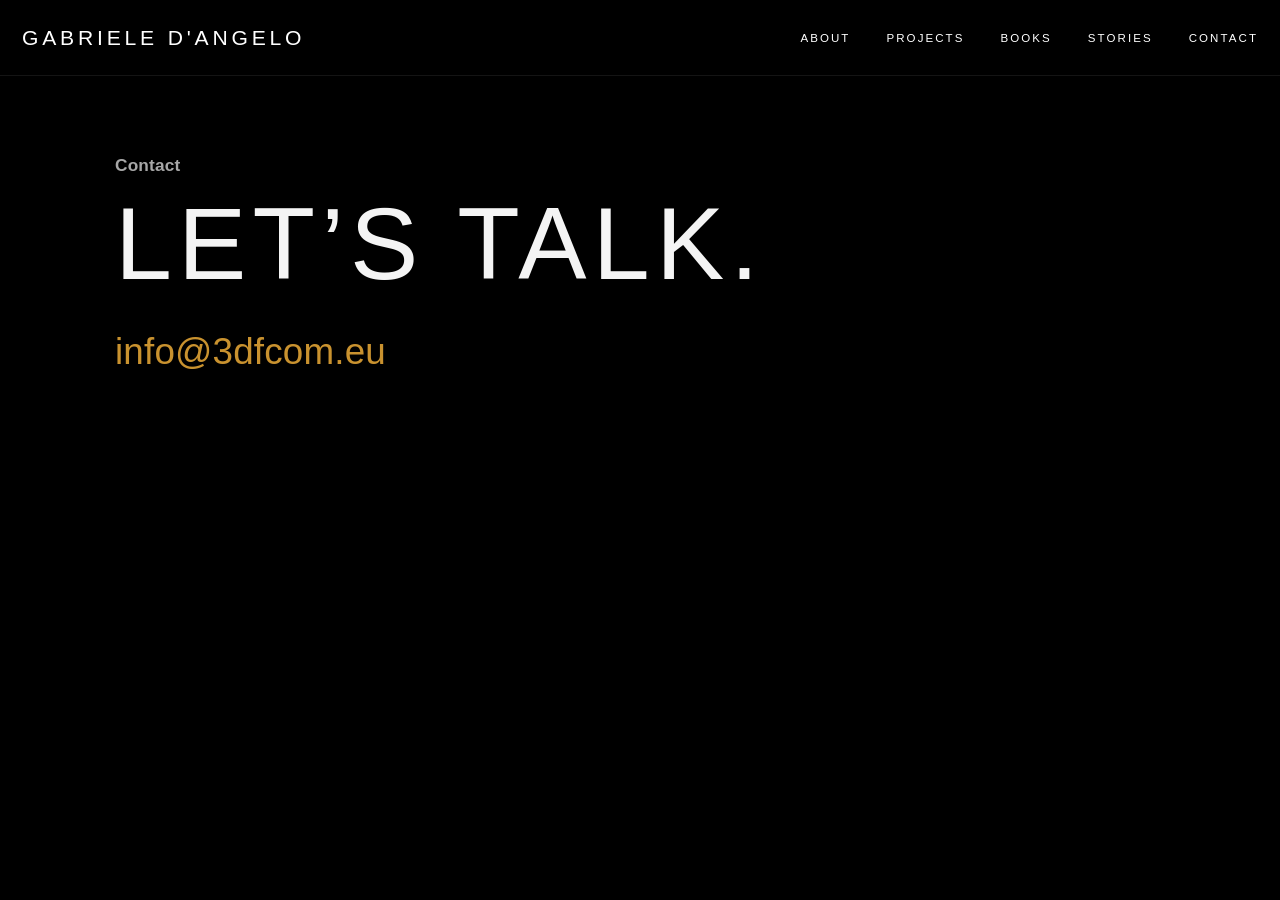
<file: contact.html>
<!doctype html>
<html lang="en">

<head>
  <meta charset="utf-8">

  <meta
    name="viewport"
    content="width=device-width, initial-scale=1"
  >

  <meta
    name="description"
    content="Official website of Gabriele D'Angelo"
  >

  <link rel="stylesheet" href="style.css">

  <title>Contact | Gabriele D'Angelo</title>
</head>

<body>

  <header class="site-header">

    <a class="brand" href="index.html">
      Gabriele D'Angelo
    </a>

    <nav class="site-nav" aria-label="Main navigation">
      <a href="about.html">About</a>
      <a href="projects.html">Projects</a>
      <a href="books.html">Books</a>
      <a href="stories.html">Stories</a>
      <a href="contact.html">Contact</a>
    </nav>

  </header>

  <main class="page">

    <section class="page-content">

      <p class="kicker">
        Contact
      </p>

      <h1>
        Let’s talk.
      </h1>

      <p>
        <a
          class="email"
          href="mailto:info@3dfcom.eu"
        >info@3dfcom.eu</a>
      </p>

    </section>

  </main>

</body>

</html>
</file>
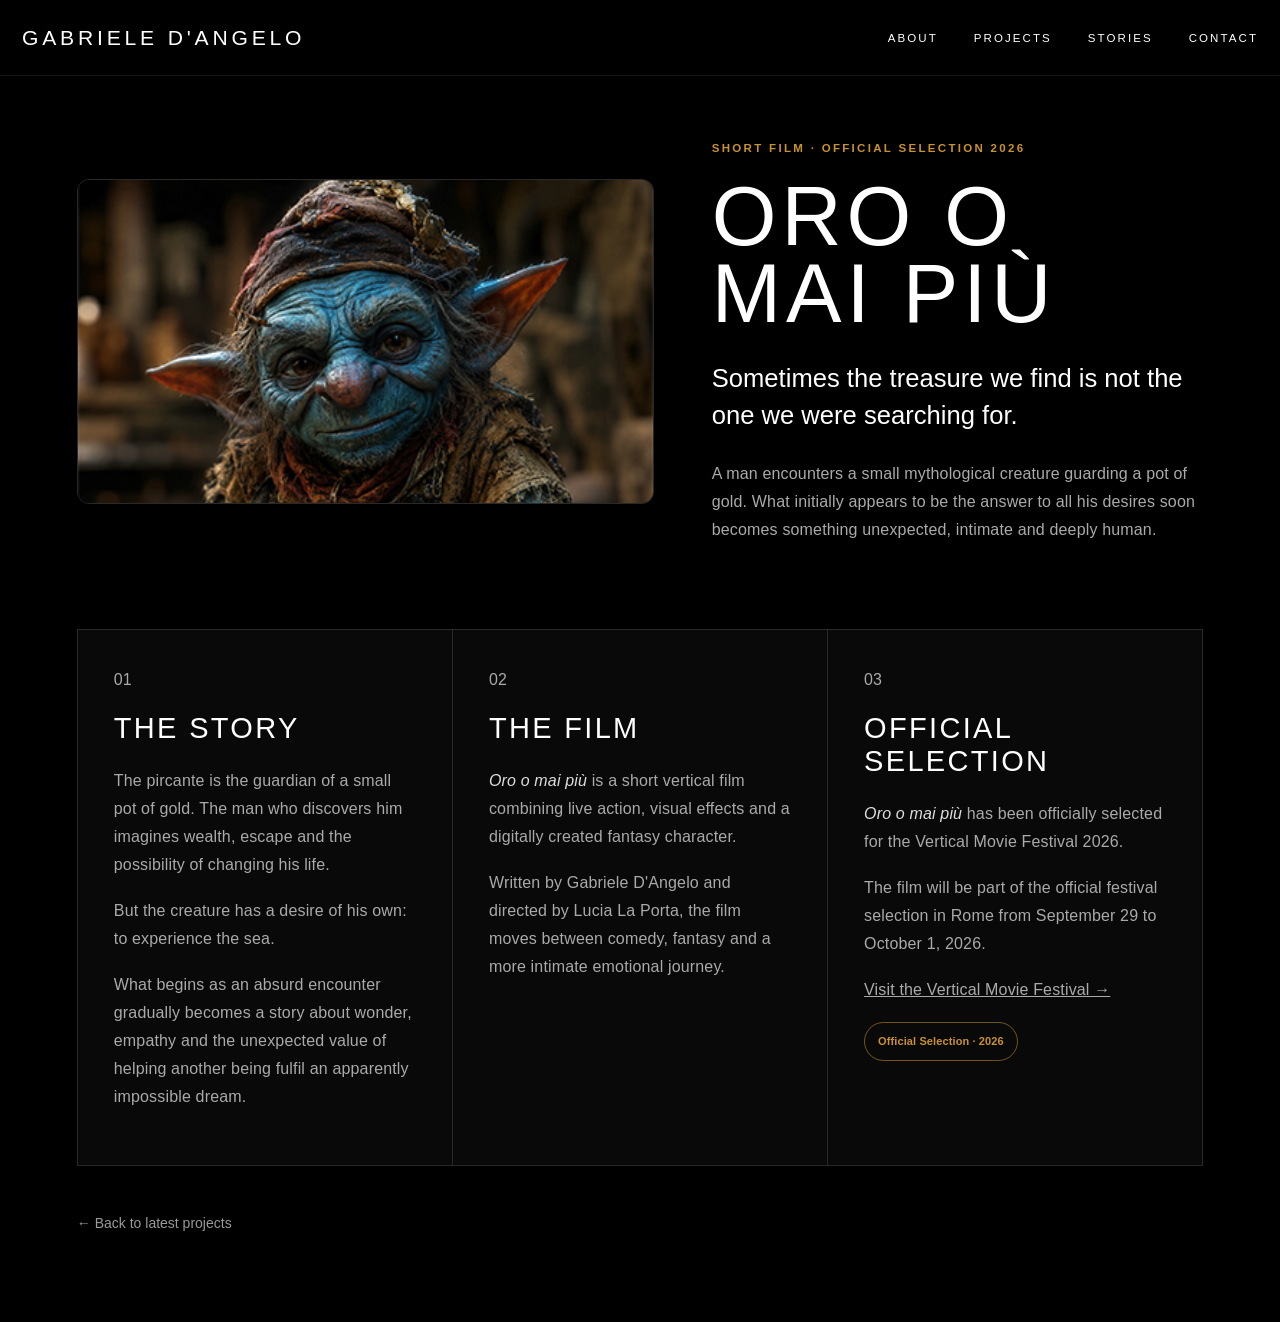
<file: oro-o-mai-piu.html>
<!doctype html>
<html lang="en">

<head>
  <meta charset="utf-8">

  <meta
    name="viewport"
    content="width=device-width, initial-scale=1"
  >

  <meta
    name="description"
    content="Oro o mai più, a short film written by Gabriele D'Angelo and directed by Lucia La Porta."
  >

  <link rel="stylesheet" href="style.css">

  <title>Oro o mai più | Gabriele D'Angelo</title>
</head>

<body>

  <header class="site-header">

    <a class="brand" href="index.html">
      Gabriele D'Angelo
    </a>

    <nav class="site-nav">
      <a href="about.html">About</a>
      <a href="projects.html">Projects</a>
      <a href="stories.html">Stories</a>
      <a href="contact.html">Contact</a>
    </nav>

  </header>

  <main class="project-detail-page">

    <section class="project-detail-hero">

      <div class="project-detail-image-wrap">

        <img
          class="project-detail-image"
          src="assets/projects/pircante.jpg"
          alt="The pircante, protagonist of the short film Oro o mai più"
        >

      </div>

      <div class="project-detail-intro">

        <p class="project-detail-type">
          Short film · Official Selection 2026
        </p>

        <h1>Oro o mai più</h1>

        <p class="project-detail-lead">
          Sometimes the treasure we find is not the one we were
          searching for.
        </p>

        <p>
          A man encounters a small mythological creature guarding
          a pot of gold. What initially appears to be the answer
          to all his desires soon becomes something unexpected,
          intimate and deeply human.
        </p>

      </div>

    </section>

    <section class="project-detail-content">

      <article class="project-detail-section">

        <p class="project-section-number">01</p>

        <h2>The story</h2>

        <p>
          The pircante is the guardian of a small pot of gold.
          The man who discovers him imagines wealth, escape and
          the possibility of changing his life.
        </p>

        <p>
          But the creature has a desire of his own: to experience
          the sea.
        </p>

        <p>
          What begins as an absurd encounter gradually becomes
          a story about wonder, empathy and the unexpected value
          of helping another being fulfil an apparently impossible
          dream.
        </p>

      </article>

      <article class="project-detail-section">

        <p class="project-section-number">02</p>

        <h2>The film</h2>

        <p>
          <em>Oro o mai più</em> is a short vertical film combining
          live action, visual effects and a digitally created
          fantasy character.
        </p>

        <p>
          Written by Gabriele D'Angelo and directed by Lucia La Porta,
          the film moves between comedy, fantasy and a more intimate
          emotional journey.
        </p>

      </article>

      <article class="project-detail-section">

        <p class="project-section-number">03</p>

        <h2>Official Selection</h2>

        <p>
          <em>Oro o mai più</em> has been officially selected for
          the Vertical Movie Festival 2026.
        </p>

        <p>
        The film will be part of the official festival selection
in Rome from September 29 to October 1, 2026.
        </p>

        <p>
          <a
            href="https://www.verticalmovie.it/"
            target="_blank"
            rel="noopener noreferrer"
          >
            Visit the Vertical Movie Festival →
          </a>
        </p>

        <p class="project-status">
          Official Selection · 2026
        </p>

      </article>

    </section>

    <div class="project-back">

      <a href="index.html#latest-projects">
        ← Back to latest projects
      </a>

    </div>

  </main>

</body>

</html>
</file>
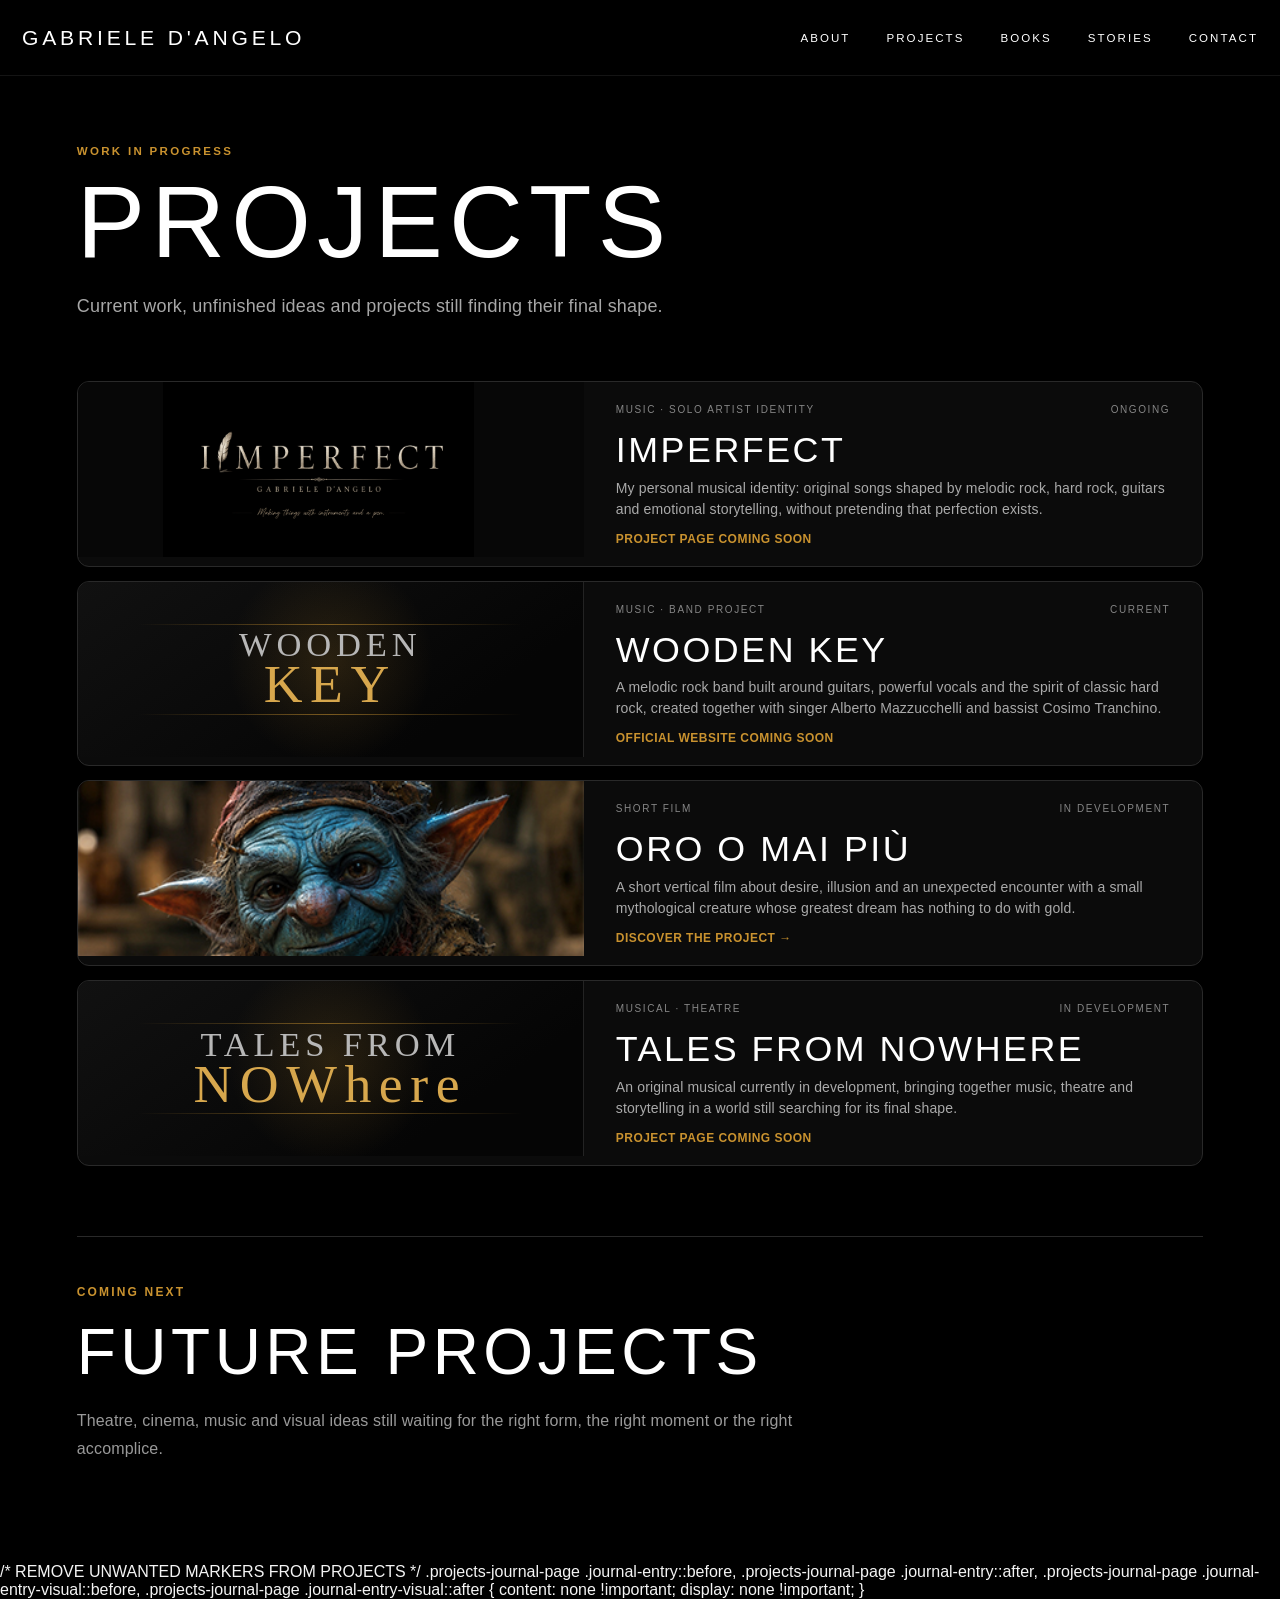
<file: projects.html>
<!doctype html>
<html lang="en">
<head>
  <meta charset="utf-8">
  <meta name="viewport" content="width=device-width, initial-scale=1">
  <meta name="description" content="Current and future creative projects by Gabriele D'Angelo.">
  <link rel="stylesheet" href="style.css">
  <title>Projects | Gabriele D'Angelo</title>
</head>
<body>
<header class="site-header">
  <a class="brand" href="index.html">Gabriele D'Angelo</a>
  <nav class="site-nav" aria-label="Main navigation">
    <a href="about.html">About</a>
    <a href="projects.html">Projects</a>
    <a href="books.html">Books</a>
    <a href="stories.html">Stories</a>
    <a href="contact.html">Contact</a>
  </nav>
</header>

<main class="projects-journal-page">
  <section class="projects-journal-header">
    <p class="projects-journal-kicker">Work in progress</p>
    <h1>Projects</h1>
    <p class="projects-journal-intro">
      Current work, unfinished ideas and projects still finding
      their final shape.
    </p>
  </section>

  <section class="projects-journal-list" aria-label="Creative projects">

    <article class="journal-entry">
      <div class="journal-entry-visual imperfect-project-visual">
        <img src="assets/imperfect-logo.png" alt="IMPERFECT artist logo">
      </div>
      <div class="journal-entry-content">
        <div class="journal-entry-meta">
          <span>Music · Solo artist identity</span>
          <span>Ongoing</span>
        </div>
        <h2>IMPERFECT</h2>
        <p>
          My personal musical identity: original songs shaped by
          melodic rock, hard rock, guitars and emotional storytelling,
          without pretending that perfection exists.
        </p>
        <span class="journal-entry-link">Project page coming soon</span>
      </div>
    </article>

    <article class="journal-entry">
      <div class="journal-entry-visual wooden-key-visual">
        <span>WOODEN</span>
        <strong>KEY</strong>
      </div>
      <div class="journal-entry-content">
        <div class="journal-entry-meta">
          <span>Music · Band project</span>
          <span>Current</span>
        </div>
        <h2>Wooden Key</h2>
        <p>
          A melodic rock band built around guitars, powerful vocals
          and the spirit of classic hard rock, created together with
          singer Alberto Mazzucchelli and bassist Cosimo Tranchino.
        </p>
        <span class="journal-entry-link">Official website coming soon</span>
      </div>
    </article>

    <a class="journal-entry" href="oro-o-mai-piu.html">
      <div class="journal-entry-visual">
        <img src="assets/projects/pircante.jpg" alt="The creature from Oro o mai più">
      </div>
      <div class="journal-entry-content">
        <div class="journal-entry-meta">
          <span>Short film</span>
          <span>In development</span>
        </div>
        <h2>Oro o mai più</h2>
        <p>
          A short vertical film about desire, illusion and an
          unexpected encounter with a small mythological creature
          whose greatest dream has nothing to do with gold.
        </p>
        <span class="journal-entry-link">Discover the project →</span>
      </div>
    </a>

    <article class="journal-entry">
      <div class="journal-entry-visual wooden-key-visual">
        <span>TALES FROM</span>
        <strong>NOWhere</strong>
      </div>
      <div class="journal-entry-content">
        <div class="journal-entry-meta">
          <span>Musical · Theatre</span>
          <span>In development</span>
        </div>
        <h2>Tales from NOWhere</h2>
        <p>
          An original musical currently in development, bringing
          together music, theatre and storytelling in a world still
          searching for its final shape.
        </p>
        <span class="journal-entry-link">Project page coming soon</span>
      </div>
    </article>

  </section>

  <section class="future-projects">
    <p class="future-projects-label">Coming next</p>
    <h2>Future Projects</h2>
    <p>
      Theatre, cinema, music and visual ideas still waiting for
      the right form, the right moment or the right accomplice.
    </p>
  </section>
</main>
</body>
</html>

/* REMOVE UNWANTED MARKERS FROM PROJECTS */
.projects-journal-page .journal-entry::before,
.projects-journal-page .journal-entry::after,
.projects-journal-page .journal-entry-visual::before,
.projects-journal-page .journal-entry-visual::after {
  content: none !important;
  display: none !important;
}
</file>
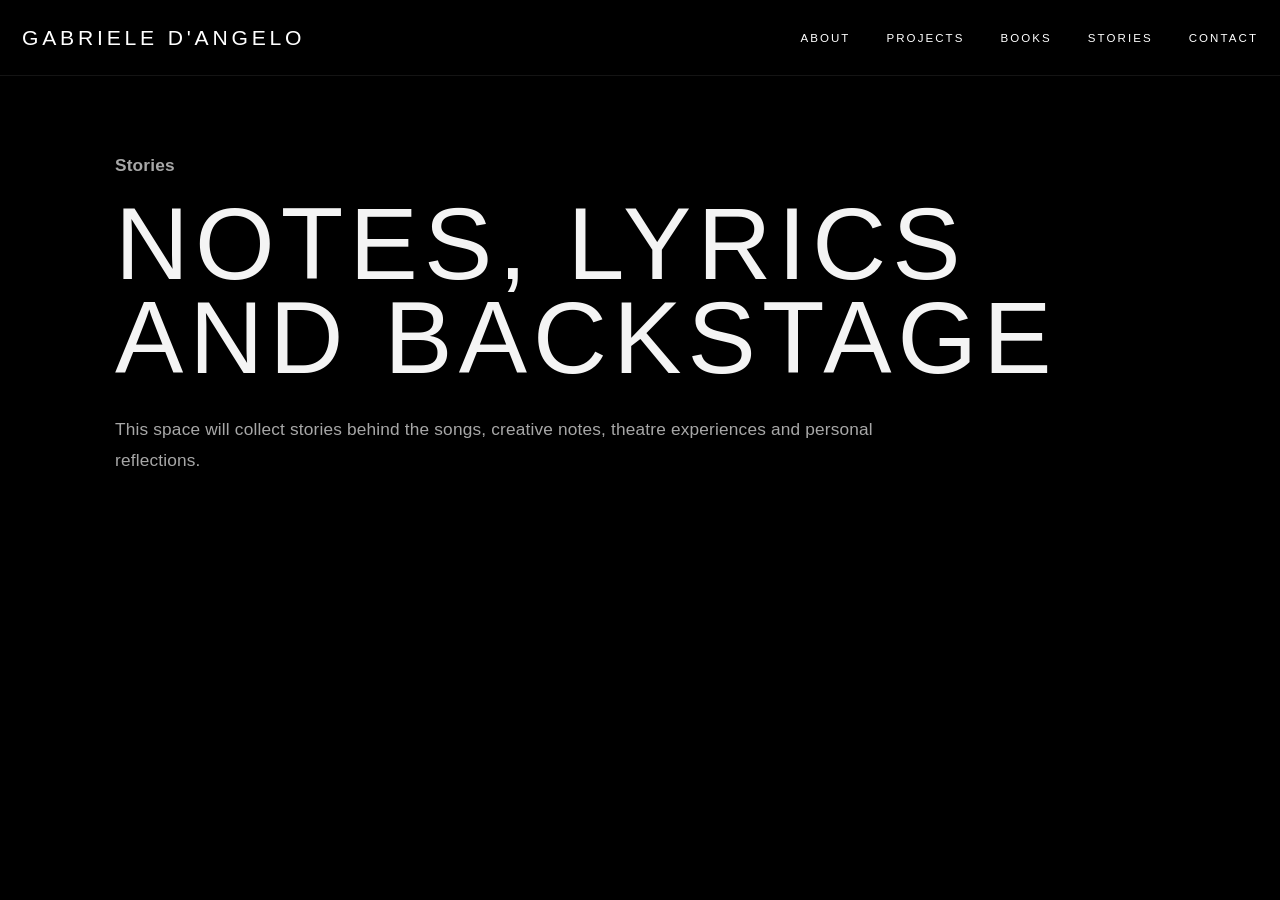
<file: stories.html>
<!doctype html>
<html lang="en">

<head>
  <meta charset="utf-8">

  <meta
    name="viewport"
    content="width=device-width,initial-scale=1"
  >

  <meta
    name="description"
    content="Official website of Gabriele D'Angelo"
  >

  <link rel="stylesheet" href="style.css">

  <title>Stories | Gabriele D'Angelo</title>
</head>

<body>

  <header class="site-header">

    <a class="brand" href="index.html">
      Gabriele D'Angelo
    </a>

    <nav class="site-nav" aria-label="Main navigation">
      <a href="about.html">About</a>
      <a href="projects.html">Projects</a>
      <a href="books.html">Books</a>
      <a href="stories.html">Stories</a>
      <a href="contact.html">Contact</a>
    </nav>

  </header>

  <main class="page">

    <section class="page-content">

      <p class="kicker">Stories</p>

      <h1>Notes, lyrics and backstage</h1>

      <p>
        This space will collect stories behind the songs, creative notes,
        theatre experiences and personal reflections.
      </p>

    </section>

  </main>

</body>

</html>
</file>
<file: style.css>
:root {
  --bg: #000;
  --text: #f4f4f4;
  --muted: #a7a7a7;
  --gold: #c9922f;
  --line: #232323;

  --font-sans: Arial, Helvetica, sans-serif;
  --font-serif: Georgia, "Times New Roman", serif;

  --text-xs: 0.75rem;
  --text-sm: 0.875rem;
  --text-base: 1rem;
  --text-lg: 1.125rem;
  --text-xl: 1.5rem;
  --text-2xl: 2rem;

  --leading-tight: 1.15;
  --leading-normal: 1.5;
  --leading-relaxed: 1.75;
}

* {
  box-sizing: border-box;
}

html,
body {
  min-height: 100%;
  margin: 0;
  background: var(--bg);
  color: var(--text);
  font-family: var(--font-sans);
}

body {
  overflow-x: hidden;
}

a {
  color: inherit;
}


/* HEADER */

.site-header {
  position: fixed;
  top: 0;
  right: 0;
  left: 0;
  z-index: 20;
  height: 76px;
  display: flex;
  align-items: center;
  justify-content: space-between;
  padding: 0 22px;
  background: rgba(0, 0, 0, 0.88);
  backdrop-filter: blur(10px);
  border-bottom: 1px solid rgba(255, 255, 255, 0.08);
}

.brand {
  color: #fff;
  font-size: clamp(1.25rem, 2vw, 1.95rem);
  font-weight: 700;
  text-decoration: none;
}

.site-nav {
  display: flex;
  gap: 36px;
}

.site-nav a {
  color: #fff;
  font-size: 0.75rem;
  letter-spacing: 0.16em;
  text-decoration: none;
  text-transform: uppercase;
}

.site-nav a:hover,
.site-nav a:focus-visible {
  color: var(--gold);
}


/* HOME HERO */

.hero {
  position: relative;
  min-height: 100vh;
  overflow: hidden;
  background: #000;
}

.hero-bg {
  position: absolute;
  inset: 76px 0 0;
  background:
    #000
    url("assets/hero-4k.jpg")
    center top / cover
    no-repeat;
  animation: heroZoom 20s ease-out forwards;
}

.hero-copy {
  position: absolute;
  bottom: 46px;
  left: 50%;
  width: min(900px, 88vw);
  text-align: center;
  transform: translateX(-50%);
  animation: fadeUp 0.8s ease-out 0.15s both;
}

.hero-copy h1 {
  margin: 0;
  color: #fff;
  font-family: var(--font-serif);
  font-size: clamp(1.55rem, 2.65vw, 3rem);
  font-weight: 400;
  line-height: 1.16;
  letter-spacing: 0.02em;
  text-shadow: 0 3px 16px rgba(0, 0, 0, 0.95);
}

@keyframes fadeUp {
  from {
    opacity: 0;
    transform: translate(-50%, 18px);
  }

  to {
    opacity: 1;
    transform: translate(-50%, 0);
  }
}

@keyframes heroZoom {
  from {
    transform: scale(1);
  }

  to {
    transform: scale(1.02);
  }
}


/* GENERIC INTERNAL PAGES */

.page {
  min-height: 100vh;
  padding: 150px 8vw 80px;
  background: #000;
}

.page-content {
  max-width: 1050px;
  margin: 0 auto;
}

.kicker {
  margin: 0 0 16px;
  color: var(--gold);
  font-size: 0.74rem;
  letter-spacing: 0.24em;
  text-transform: uppercase;
}

.page h1 {
  margin: 0 0 28px;
  font-family: var(--font-serif);
  font-size: clamp(3.5rem, 8vw, 7.5rem);
  font-weight: 400;
  line-height: 0.92;
}

.page p {
  max-width: 760px;
  color: var(--muted);
  font-size: 1.08rem;
  line-height: 1.8;
}

.cards {
  display: grid;
  grid-template-columns: repeat(3, 1fr);
  gap: 22px;
  margin-top: 48px;
}

.cards article {
  min-height: 230px;
  padding: 28px;
  background: #090909;
  border: 1px solid var(--line);
}

.cards h2 {
  margin: 0 0 12px;
  font-family: var(--font-serif);
  font-size: 2rem;
  font-weight: 400;
}

.email {
  color: var(--gold);
  font-size: clamp(1.4rem, 3vw, 2.3rem);
  text-decoration: none;
}

.email:hover {
  text-decoration: underline;
}


/* IMPERFECT AND FEATURED SONGS */

.featured-songs {
  padding: 65px 24px 70px;
  background: #000;
  border-top: 1px solid #222;
}

.music-project-intro {
  max-width: 760px;
  margin: 0 auto 50px;
  text-align: center;
}

.section-eyebrow {
  margin: 0 0 20px;
  color: var(--gold);
  font-family: var(--font-sans);
  font-size: var(--text-xs);
  font-style: normal;
  font-weight: 600;
  letter-spacing: 0.18em;
  text-transform: uppercase;
}

.imperfect-logo {
  display: block;
  width: min(620px, 90vw);
  max-height: 180px;
  margin: 0 auto 25px;
  object-fit: contain;
  transform: translateX(-25px);
}

.section-intro {
  max-width: 660px;
  margin: 0 auto;
  color: #aaa;
  font-size: var(--text-base);
  line-height: var(--leading-relaxed);
}

.featured-songs .songs-heading {
  margin: 0 0 24px;
  color: #fff;
  font-family: var(--font-serif);
  font-size: clamp(1.75rem, 3vw, 2.25rem);
  font-weight: 400;
  line-height: var(--leading-tight);
  letter-spacing: 0.02em;
  text-align: center;
}

.song-grid {
  display: grid;
  grid-template-columns: repeat(3, minmax(0, 340px));
  justify-content: center;
  gap: 24px;
}

.song-card {
  overflow: hidden;
  background: #111;
  border: 1px solid #292929;
  border-radius: 10px;
}

.song-card img {
  display: block;
  width: 100%;
  aspect-ratio: 16 / 9;
  object-fit: contain;
  background: #000;
}

.song-info {
  padding: 16px;
}

.song-info h3 {
  min-height: 44px;
  margin: 0 0 14px;
  color: #fff;
  font-family: var(--font-serif);
  font-size: var(--text-base);
  font-weight: 400;
  line-height: 1.35;
}

.song-card audio {
  display: block;
  width: 100%;
  height: 42px;
}


/* LATEST PROJECTS */

.latest-projects {
  padding: 90px 6vw 110px;
  background: #050505;
  color: #fff;
  border-top: 1px solid #222;
}

.projects-heading {
  max-width: 760px;
  margin: 0 auto 45px;
  text-align: center;
}

.projects-heading h2 {
  margin: 0 0 18px;
  font-family: var(--font-serif);
  font-size: clamp(38px, 5vw, 58px);
  font-weight: 400;
}

.projects-heading > p:last-child {
  margin: 0;
  color: #999;
  font-size: var(--text-base);
  line-height: var(--leading-relaxed);
}

.project-grid {
  display: grid;
  grid-template-columns: repeat(2, minmax(0, 470px));
  justify-content: center;
  align-items: stretch;
  gap: 25px;
}

.project-card {
  display: flex;
  flex-direction: column;
  min-height: 100%;
  overflow: hidden;
  background: #0d0d0d;
  color: inherit;
  border: 1px solid #292929;
  border-radius: 10px;
  text-decoration: none;
  transition:
    transform 0.25s ease,
    border-color 0.25s ease,
    background-color 0.25s ease;
}

.project-card:hover {
  transform: translateY(-5px);
  background: #111;
  border-color: rgba(201, 146, 47, 0.75);
}

.project-card:focus-visible {
  outline: 2px solid var(--gold);
  outline-offset: 4px;
}

.project-image {
  display: block;
  width: 100%;
  aspect-ratio: 16 / 9;
  object-fit: cover;
  object-position: center;
  background: #090909;
  transition: transform 0.35s ease;
}

.project-card:hover .project-image {
  transform: scale(1.025);
}

.project-card-content {
  display: flex;
  flex: 1;
  flex-direction: column;
  padding: 30px 34px 34px;
}

.project-type {
  color: #888;
  font-size: 11px;
  letter-spacing: 2.2px;
  line-height: 1.5;
  text-transform: uppercase;
}

.project-card h3 {
  margin: 34px 0 16px;
  color: #fff;
  font-family: var(--font-serif);
  font-size: 29px;
  font-weight: 400;
  line-height: 1.15;
}

.project-card p {
  margin: 0 0 28px;
  color: #aaa;
  font-size: var(--text-base);
  line-height: var(--leading-relaxed);
}

.project-link {
  display: inline-block;
  margin-top: auto;
  color: var(--gold);
  font-size: 13px;
  font-weight: 600;
  letter-spacing: 0.04em;
}

.project-card:hover .project-link {
  color: #e0ad51;
}


/* PROJECT DETAIL PAGE */

.project-detail-page {
  min-height: 100vh;
  padding: 140px 6vw 90px;
  background: #000;
  color: #fff;
}

.project-detail-hero {
  display: grid;
  grid-template-columns:
    minmax(0, 1.08fr)
    minmax(330px, 0.92fr);
  align-items: center;
  gap: 58px;
  max-width: 1180px;
  margin: 0 auto;
}

.project-detail-image-wrap {
  overflow: hidden;
  background: #080808;
  border: 1px solid #292929;
  border-radius: 12px;
}

.project-detail-image {
  display: block;
  width: 100%;
  aspect-ratio: 16 / 9;
  object-fit: cover;
  object-position: center;
}

.project-detail-intro {
  min-width: 0;
}

.project-detail-type {
  margin: 0 0 22px;
  color: var(--gold);
  font-size: 12px;
  letter-spacing: 2.5px;
  line-height: 1.5;
  text-transform: uppercase;
}

.project-detail-intro h1 {
  margin: 0 0 28px;
  color: #fff;
  font-family: var(--font-serif);
  font-size: clamp(3.6rem, 6.5vw, 6.6rem);
  font-weight: 400;
  line-height: 0.92;
  text-wrap: balance;
}

.project-detail-lead {
  margin: 0 0 25px;
  color: #fff;
  font-family: var(--font-serif);
  font-size: clamp(1.25rem, 2vw, 1.6rem);
  line-height: 1.45;
}

.project-detail-intro > p:last-child {
  margin: 0;
  color: #aaa;
  font-size: var(--text-base);
  line-height: var(--leading-relaxed);
}

.project-detail-content {
  display: grid;
  grid-template-columns: repeat(3, 1fr);
  gap: 1px;
  max-width: 1180px;
  margin: 85px auto 0;
  background: #292929;
  border: 1px solid #292929;
}

.project-detail-section {
  min-height: 360px;
  padding: 36px;
  background: #090909;
}

.project-section-number {
  margin: 0 0 40px;
  color: #777;
  font-size: 12px;
  letter-spacing: 3px;
}

.project-detail-section h2 {
  margin: 0 0 22px;
  color: #fff;
  font-family: var(--font-serif);
  font-size: 29px;
  font-weight: 400;
}

.project-detail-section p {
  margin: 0 0 18px;
  color: #aaa;
  font-size: var(--text-base);
  line-height: var(--leading-relaxed);
}

.project-detail-section em {
  color: #ddd;
}

.project-status {
  display: inline-block;
  margin-top: 12px;
  padding: 9px 13px;
  color: var(--gold) !important;
  font-size: 11px !important;
  font-weight: 600;
  letter-spacing: 2px;
  text-transform: uppercase;
  border: 1px solid rgba(201, 146, 47, 0.55);
  border-radius: 999px;
}

.project-back {
  max-width: 1180px;
  margin: 48px auto 0;
}

.project-back a {
  color: #999;
  font-size: 14px;
  text-decoration: none;
  transition: color 0.2s ease;
}

.project-back a:hover,
.project-back a:focus-visible {
  color: var(--gold);
}


/* ABOUT PAGE */

.about-page {
  min-height: 100vh;
  padding: 150px 6vw 90px;
  background: #000;
  color: #fff;
}

.about-hero {
  display: grid;
  grid-template-columns:
    minmax(300px, 390px)
    minmax(0, 690px);
  align-items: center;
  gap: 55px;
  max-width: 1180px;
  margin: 0 auto;
}

.about-photo-wrap {
  overflow: hidden;
  aspect-ratio: 4 / 5;
  background: #090909;
  border: 1px solid #292929;
}

.about-photo {
  display: block;
  width: 100%;
  height: 100%;
  object-fit: cover;
  object-position: center top;
  filter: grayscale(100%);
}

.about-copy {
  min-width: 0;
}

.about-copy .about-title {
  margin: 0 0 24px;
  color: #9a9a9a;
  font-family: var(--font-serif);
  font-size: 18px;
  font-weight: 400;
  font-style: italic;
  line-height: 1.2;
  letter-spacing: 1px;
  text-transform: none;
  white-space: normal;
}

.about-lead {
  margin: 0 0 28px;
  color: #fff;
  font-size: var(--text-lg);
  line-height: var(--leading-normal);
}

.about-copy p {
  max-width: 690px;
  text-wrap: pretty;
}

.about-copy p:not(.about-lead) {
  margin: 0 0 18px;
  color: #b8b8b8;
  font-size: var(--text-base);
  line-height: var(--leading-relaxed);
}

.about-disciplines {
  display: grid;
  grid-template-columns: repeat(3, 1fr);
  gap: 1px;
  max-width: 1120px;
  margin: 90px auto 0;
  background: #292929;
  border: 1px solid #292929;
}

.discipline {
  min-height: 230px;
  padding: 35px;
  background: #090909;
}

.discipline span {
  color: #777;
  font-size: 12px;
  letter-spacing: 3px;
}

.discipline h2 {
  margin: 45px 0 14px;
  font-family: var(--font-serif);
  font-size: var(--text-xl);
  font-weight: 400;
}

.discipline p {
  margin: 0;
  color: #999;
  font-size: var(--text-base);
  line-height: var(--leading-relaxed);
}

.about-signoff {
  max-width: 1120px;
  margin: 55px auto 0;
  color: #888;
  font-family: var(--font-serif);
  font-size: 25px;
  font-style: italic;
  text-align: right;
}


/* TABLET */

@media (max-width: 1050px) {
  .song-grid {
    grid-template-columns: repeat(2, minmax(0, 340px));
  }

  .project-detail-hero {
    gap: 38px;
  }

  .project-detail-content {
    grid-template-columns: 1fr;
    gap: 1px;
  }

  .project-detail-section {
    min-height: auto;
  }
}


/* MOBILE */

@media (max-width: 800px) {
  .site-header {
    min-height: 102px;
    height: auto;
    align-items: flex-start;
    flex-direction: column;
    gap: 16px;
    padding: 18px 20px;
  }

  .site-nav {
    width: 100%;
    gap: 16px;
    flex-wrap: wrap;
  }

  .site-nav a {
    font-size: 0.66rem;
  }

  .hero-bg {
    inset: 102px 0 0;
    background-position: center top;
    background-size: contain;
  }

  .hero-copy {
    bottom: 28px;
  }

  .hero-copy h1 {
    font-size: 1.2rem;
  }

  .page {
    padding-top: 160px;
  }

  .cards {
    grid-template-columns: 1fr;
  }

  .music-project-intro {
    margin-bottom: 38px;
  }

  .imperfect-logo {
    width: min(400px, 90vw);
    max-height: 150px;
    transform: translateX(-12px);
  }

  .section-intro {
    font-size: var(--text-base);
  }

  .latest-projects {
    padding: 65px 20px 75px;
  }

  .project-grid {
    grid-template-columns: 1fr;
  }

  .project-card-content {
    padding: 26px;
  }

  .project-card h3 {
    margin-top: 28px;
    font-size: 26px;
  }

  .project-detail-page {
    padding: 140px 20px 65px;
  }

  .project-detail-hero {
    grid-template-columns: 1fr;
    gap: 35px;
  }

  .project-detail-intro h1 {
    font-size: clamp(3.2rem, 15vw, 5rem);
  }

  .project-detail-content {
    margin-top: 55px;
  }

  .project-detail-section {
    padding: 30px;
  }

  .project-section-number {
    margin-bottom: 25px;
  }

  .about-page {
    padding: 125px 20px 60px;
  }

  .about-hero {
    grid-template-columns: 1fr;
    gap: 35px;
  }

  .about-photo-wrap {
    width: 100%;
    max-width: 420px;
    margin: 0 auto;
  }

  .about-copy .about-title {
    margin-bottom: 20px;
    font-size: 17px;
  }

  .about-disciplines {
    grid-template-columns: 1fr;
    margin-top: 60px;
  }

  .discipline {
    min-height: auto;
  }

  .discipline h2 {
    margin-top: 25px;
  }
}


/* SMALL MOBILE */

@media (max-width: 650px) {
  .featured-songs {
    padding: 40px 16px 50px;
  }

  .featured-songs .songs-heading {
    margin-bottom: 18px;
    font-size: 26px;
  }

  .song-grid {
    grid-template-columns: minmax(0, 340px);
    gap: 20px;
  }
}


/* PROJECTS JOURNAL PAGE */

.projects-journal-page {
  min-height: 100vh;
  padding: 145px 6vw 100px;
  background: #000;
  color: #fff;
}

.projects-journal-header {
  max-width: 1180px;
  margin: 0 auto 58px;
}

.projects-journal-kicker {
  margin: 0 0 18px;
  color: var(--gold);
  font-size: 12px;
  letter-spacing: 2.6px;
  text-transform: uppercase;
}

.projects-journal-header h1 {
  margin: 0 0 22px;
  font-family: var(--font-serif);
  font-size: clamp(4rem, 8vw, 7.4rem);
  font-weight: 400;
  line-height: 0.92;
}

.projects-journal-intro {
  max-width: 720px;
  margin: 0;
  color: #a7a7a7;
  font-size: var(--text-lg);
  line-height: var(--leading-relaxed);
}

.projects-journal-list {
  display: grid;
  gap: 26px;
  max-width: 1180px;
  margin: 0 auto;
}

.journal-entry {
  display: grid;
  grid-template-columns: minmax(300px, 0.9fr) minmax(0, 1.1fr);
  min-height: 330px;
  overflow: hidden;
  background: #0b0b0b;
  color: inherit;
  border: 1px solid #292929;
  border-radius: 12px;
  text-decoration: none;
  transition:
    transform 0.25s ease,
    border-color 0.25s ease,
    background-color 0.25s ease;
}

.journal-entry:hover {
  transform: translateY(-4px);
  background: #101010;
  border-color: rgba(201, 146, 47, 0.7);
}

.journal-entry:focus-visible {
  outline: 2px solid var(--gold);
  outline-offset: 4px;
}

.journal-entry-visual {
  position: relative;
  min-height: 330px;
  overflow: hidden;
  background: #080808;
}

.journal-entry-visual img {
  display: block;
  width: 100%;
  height: 100%;
  min-height: 330px;
  object-fit: cover;
  object-position: center;
  transition: transform 0.4s ease;
}

.journal-entry:hover .journal-entry-visual img {
  transform: scale(1.025);
}

.wooden-key-visual {
  display: flex;
  flex-direction: column;
  align-items: center;
  justify-content: center;
  background:
    radial-gradient(circle at 50% 45%, rgba(201, 146, 47, 0.17), transparent 38%),
    linear-gradient(145deg, #111 0%, #050505 75%);
  border-right: 1px solid #232323;
}

.wooden-key-visual::before,
.wooden-key-visual::after {
  content: "";
  position: absolute;
  left: 12%;
  right: 12%;
  height: 1px;
  background: linear-gradient(90deg, transparent, rgba(201, 146, 47, 0.55), transparent);
}

.wooden-key-visual::before {
  top: 24%;
}

.wooden-key-visual::after {
  bottom: 24%;
}

.wooden-key-visual span,
.wooden-key-visual strong {
  position: relative;
  z-index: 1;
  font-family: var(--font-serif);
  line-height: 0.9;
  letter-spacing: 0.14em;
}

.wooden-key-visual span {
  color: #b7b7b7;
  font-size: clamp(2.1rem, 4.5vw, 4.4rem);
  font-weight: 400;
}

.wooden-key-visual strong {
  color: #d7a74d;
  font-size: clamp(3.2rem, 7vw, 7rem);
  font-weight: 400;
}

.imperfect-project-visual {
  display: flex;
  align-items: center;
  justify-content: center;
  padding: 45px;
  background:
    radial-gradient(circle at center, rgba(201, 146, 47, 0.12), transparent 48%),
    #070707;
}

.imperfect-project-visual img {
  width: min(92%, 520px);
  height: auto;
  min-height: 0;
  object-fit: contain;
  transform: translateX(-12px);
}

.journal-entry-content {
  display: flex;
  min-width: 0;
  flex-direction: column;
  padding: 42px 46px;
}

.journal-entry-meta {
  display: flex;
  justify-content: space-between;
  gap: 22px;
  color: #858585;
  font-size: 11px;
  letter-spacing: 2px;
  line-height: 1.5;
  text-transform: uppercase;
}

.journal-entry-content h2 {
  margin: 54px 0 18px;
  color: #fff;
  font-family: var(--font-serif);
  font-size: clamp(2.2rem, 4vw, 3.8rem);
  font-weight: 400;
  line-height: 1;
}

.journal-entry-content p {
  max-width: 650px;
  margin: 0 0 32px;
  color: #aaa;
  font-size: var(--text-base);
  line-height: var(--leading-relaxed);
  text-wrap: pretty;
}

.journal-entry-link {
  display: inline-block;
  margin-top: auto;
  color: var(--gold);
  font-size: 13px;
  font-weight: 600;
  letter-spacing: 0.04em;
}

.journal-entry:hover .journal-entry-link {
  color: #e0ad51;
}

.future-projects {
  max-width: 1180px;
  margin: 70px auto 0;
  padding: 48px 0 0;
  border-top: 1px solid #292929;
}

.future-projects-label {
  margin: 0 0 16px;
  color: #888;
  font-family: var(--font-serif);
  font-size: 16px;
  font-style: italic;
}

.future-projects h2 {
  margin: 0 0 18px;
  font-family: var(--font-serif);
  font-size: clamp(2.4rem, 5vw, 4.4rem);
  font-weight: 400;
}

.future-projects > p:last-child {
  max-width: 720px;
  margin: 0;
  color: #999;
  font-size: var(--text-base);
  line-height: var(--leading-relaxed);
}


/* PROJECTS JOURNAL TABLET */

@media (max-width: 950px) {
  .journal-entry {
    grid-template-columns: 1fr;
  }

  .journal-entry-visual,
  .journal-entry-visual img {
    min-height: 300px;
  }

  .wooden-key-visual {
    border-right: 0;
    border-bottom: 1px solid #232323;
  }

  .journal-entry-content h2 {
    margin-top: 38px;
  }
}


/* PROJECTS JOURNAL MOBILE */

@media (max-width: 800px) {
  .projects-journal-page {
    padding: 135px 20px 70px;
  }

  .projects-journal-header {
    margin-bottom: 42px;
  }

  .projects-journal-intro {
    font-size: var(--text-base);
  }

  .journal-entry {
    min-height: 0;
  }

  .journal-entry-visual,
  .journal-entry-visual img {
    min-height: 230px;
  }

  .imperfect-project-visual {
    padding: 32px 22px;
  }

  .journal-entry-content {
    padding: 30px 26px 32px;
  }

  .journal-entry-meta {
    flex-direction: column;
    gap: 8px;
  }

  .journal-entry-content h2 {
    margin-top: 30px;
    font-size: 2.35rem;
  }

  .future-projects {
    margin-top: 52px;
    padding-top: 36px;
  }
}


/* PROJECTS - COMPACT ROWS */

@media (min-width: 951px) {

  .projects-journal-list {
    gap: 14px;
  }

  .journal-entry {
    min-height: 175px;
  }

  .journal-entry-visual,
  .journal-entry-visual img {
    height: 175px;
    min-height: 175px;
  }

  .journal-entry-content {
    padding: 20px 32px;
  }

  .journal-entry-meta {
    font-size: 10px;
    letter-spacing: 1.6px;
  }

  .journal-entry-content h2 {
    margin: 16px 0 9px;
    font-size: clamp(1.8rem, 2.8vw, 2.8rem);
  }

  .journal-entry-content p {
    margin: 0 0 12px;
    font-size: 14px;
    line-height: 1.5;

    display: -webkit-box;
    -webkit-line-clamp: 2;
    -webkit-box-orient: vertical;
    overflow: hidden;
  }

  .journal-entry-link {
    font-size: 12px;
  }

  .wooden-key-visual span {
    font-size: clamp(1.4rem, 2.7vw, 2.7rem);
  }

  .wooden-key-visual strong {
    font-size: clamp(2.2rem, 4.2vw, 4.3rem);
  }

  .imperfect-project-visual {
    padding: 20px 38px;
  }

}


/* =========================================================
   FINAL TYPOGRAPHY SYSTEM
   Clean uppercase editorial style.
   The IMPERFECT logo image remains completely unchanged.
   ========================================================= */

:root {
  --font-sans: Arial, Helvetica, sans-serif;
  --tracking-wide: 0.18em;
  --tracking-medium: 0.1em;
}

body,
button,
input,
textarea,
select {
  font-family: var(--font-sans);
}

.brand,
.site-nav a,
.kicker,
.section-eyebrow,
.songs-heading,
.song-info h3,
.projects-heading h2,
.project-type,
.project-card h3,
.project-link,
.project-detail-type,
.project-detail-intro h1,
.project-detail-section h2,
.project-status,
.about-copy .about-title,
.discipline h2,
.projects-journal-kicker,
.projects-journal-header h1,
.journal-entry-meta,
.journal-entry-content h2,
.journal-entry-link,
.future-projects-label,
.future-projects h2,
.page h1,
.cards h2 {
  font-family: var(--font-sans);
  font-style: normal;
  text-transform: uppercase;
}

.brand {
  font-size: clamp(1.05rem, 1.65vw, 1.45rem);
  font-weight: 500;
  line-height: 1;
  letter-spacing: var(--tracking-wide);
  text-transform: uppercase;
}

.site-nav a {
  font-size: 0.72rem;
  font-weight: 500;
  letter-spacing: var(--tracking-wide);
}

.hero-copy h1 {
  font-family: var(--font-sans);
  font-size: clamp(1rem, 1.7vw, 1.5rem);
  font-weight: 400;
  line-height: 1.55;
  letter-spacing: 0.12em;
  text-transform: uppercase;
}

.section-eyebrow,
.kicker,
.projects-journal-kicker,
.project-detail-type {
  font-size: 0.72rem;
  font-weight: 600;
  letter-spacing: 0.2em;
}

.section-intro,
.projects-heading > p:last-child,
.project-card p,
.project-detail-intro > p:last-child,
.project-detail-section p,
.about-lead,
.about-copy p:not(.about-lead),
.discipline p,
.projects-journal-intro,
.journal-entry-content p,
.future-projects > p:last-child,
.page p {
  font-family: var(--font-sans);
  font-style: normal;
  text-transform: none;
  letter-spacing: 0.01em;
}

.featured-songs .songs-heading,
.projects-heading h2 {
  font-size: clamp(1.35rem, 2.4vw, 1.85rem);
  font-weight: 500;
  line-height: 1.2;
  letter-spacing: 0.2em;
}

.song-info h3 {
  min-height: 42px;
  margin: 0 0 18px;
  font-size: 0.82rem;
  font-weight: 600;
  line-height: 1.45;
  letter-spacing: 0.08em;
}

.song-card {
  border-radius: 9px;
}

.song-info {
  padding: 18px 16px 16px;
}

.video-frame {
  width: 100%;
  aspect-ratio: 560 / 314;
  overflow: hidden;
  background: #000;
}

.video-embed {
  display: block;
  width: 100%;
  height: 100%;
  border: 0;
  overflow: hidden;
}

.project-card h3,
.project-detail-section h2,
.discipline h2 {
  font-weight: 500;
  letter-spacing: 0.08em;
}

.project-card h3 {
  font-size: 1.45rem;
}

.project-detail-intro h1,
.page h1,
.projects-journal-header h1 {
  font-weight: 500;
  letter-spacing: 0.06em;
}

.project-detail-lead,
.about-signoff,
.future-projects-label {
  font-family: var(--font-sans);
  font-style: normal;
}

.about-copy .about-title,
.future-projects-label {
  color: var(--gold);
  font-size: 0.75rem;
  font-weight: 600;
  letter-spacing: 0.18em;
}

.about-signoff {
  font-size: 1rem;
  font-weight: 500;
  letter-spacing: 0.15em;
  text-transform: uppercase;
}

.journal-entry-content h2,
.future-projects h2 {
  font-weight: 500;
  letter-spacing: 0.07em;
}

@media (max-width: 800px) {
  .brand {
    font-size: 1rem;
    letter-spacing: 0.13em;
  }

  .hero-copy h1 {
    font-size: 0.82rem;
    line-height: 1.5;
    letter-spacing: 0.08em;
  }

  .featured-songs .songs-heading,
  .projects-heading h2 {
    font-size: 1.25rem;
    letter-spacing: 0.15em;
  }
}


/* FINAL HOMEPAGE CORRECTIONS */

.featured-songs .songs-heading {
  font-family: Arial, Helvetica, sans-serif !important;
  font-style: normal;
  font-weight: 500;
  text-transform: uppercase;
  letter-spacing: 0.2em;
}

.video-frame {
  width: 100%;
  aspect-ratio: 560 / 314;
  overflow: hidden;
  background: #000;
}

.video-embed {
  display: block;
  width: 100% !important;
  height: 100% !important;
  border: 0 !important;
}


/* =========================================================
   BOOKS PAGE
   ========================================================= */

.books-page {
  min-height: 100vh;
  padding: 145px 6vw 100px;
  background: #000;
  color: #fff;
}

.books-header {
  max-width: 1180px;
  margin: 0 auto 65px;
}

.books-kicker {
  margin: 0 0 18px;
  color: var(--gold);
  font-size: 12px;
  font-weight: 600;
  letter-spacing: 2.6px;
  line-height: 1.5;
  text-transform: uppercase;
}

.books-header h1 {
  margin: 0 0 22px;
  color: #fff;
  font-family: var(--font-sans);
  font-size: clamp(4rem, 8vw, 7.4rem);
  font-weight: 500;
  line-height: 0.92;
  letter-spacing: 0.06em;
  text-transform: uppercase;
}

.books-intro {
  max-width: 720px;
  margin: 0;
  color: #a7a7a7;
  font-size: var(--text-lg);
  line-height: var(--leading-relaxed);
}


/* BOOK ENTRY */

.book-entry {
  display: grid;
  grid-template-columns: minmax(280px, 360px) minmax(0, 1fr);
  align-items: stretch;
  gap: 55px;
  max-width: 1050px;
  margin: 0 auto 42px;
  padding: 34px;
  background: #0b0b0b;
  border: 1px solid #292929;
  border-radius: 12px;
  transition:
    transform 0.25s ease,
    border-color 0.25s ease,
    background-color 0.25s ease;
}

.book-entry:hover {
  transform: translateY(-4px);
  background: #101010;
  border-color: rgba(201, 146, 47, 0.7);
}

.book-entry-cover {
  display: flex;
  align-items: center;
  justify-content: center;
  overflow: hidden;
  min-height: 470px;
  background: #050505;
  border: 1px solid #222;
}

.book-entry-cover img {
  display: block;
  width: 100%;
  height: 100%;
  object-fit: contain;
}

.book-entry-content {
  display: flex;
  min-width: 0;
  flex-direction: column;
  justify-content: center;
  padding: 15px 15px 15px 0;
}

.book-entry-status {
  margin: 0 0 18px;
  color: var(--gold);
  font-size: 11px;
  font-weight: 600;
  letter-spacing: 2px;
  line-height: 1.5;
  text-transform: uppercase;
}

.book-entry-content h2 {
  margin: 0 0 14px;
  color: #fff;
  font-family: var(--font-sans);
  font-size: clamp(2rem, 4vw, 3.5rem);
  font-weight: 500;
  line-height: 1;
  letter-spacing: 0.06em;
  text-transform: uppercase;
}

.book-entry-author {
  margin: 0 0 28px;
  color: #8f8f8f;
  font-size: 12px;
  font-weight: 500;
  letter-spacing: 0.18em;
  text-transform: uppercase;
}

.book-entry-content > p:not(.book-entry-status):not(.book-entry-author) {
  max-width: 650px;
  margin: 0 0 32px;
  color: #aaa;
  font-size: var(--text-base);
  line-height: var(--leading-relaxed);
}

.book-entry-link {
  display: inline-block;
  margin-top: auto;
  color: var(--gold);
  font-size: 13px;
  font-weight: 600;
  letter-spacing: 0.04em;
  text-decoration: none;
}

a.book-entry-link:hover,
a.book-entry-link:focus-visible {
  color: #e0ad51;
}


/* JOHN DOE WORK IN PROGRESS */

.book-entry-wip {
  opacity: 0.92;
}

.book-entry-placeholder {
  position: relative;
  min-height: 360px;
  background:
    radial-gradient(
      circle at center,
      rgba(201, 146, 47, 0.12),
      transparent 48%
    ),
    linear-gradient(
      145deg,
      #111 0%,
      #050505 75%
    );
}

.book-entry-placeholder::before,
.book-entry-placeholder::after {
  content: "";
  position: absolute;
  left: 12%;
  right: 12%;
  height: 1px;
  background: linear-gradient(
    90deg,
    transparent,
    rgba(201, 146, 47, 0.5),
    transparent
  );
}

.book-entry-placeholder::before {
  top: 25%;
}

.book-entry-placeholder::after {
  bottom: 25%;
}

.book-entry-placeholder span {
  position: relative;
  z-index: 1;
  color: #c9c9c9;
  font-family: var(--font-sans);
  font-size: clamp(1.5rem, 3vw, 2.5rem);
  font-weight: 500;
  letter-spacing: 0.16em;
  text-align: center;
  text-transform: uppercase;
}

.books-closing {
  max-width: 1050px;
  margin: 65px auto 0;
  padding-top: 38px;
  border-top: 1px solid #292929;
}

.books-closing p {
  max-width: 720px;
  margin: 0;
  color: #888;
  font-size: var(--text-base);
  line-height: var(--leading-relaxed);
}


/* BOOKS TABLET */

@media (max-width: 950px) {
  .book-entry {
    grid-template-columns: minmax(240px, 310px) minmax(0, 1fr);
    gap: 38px;
    padding: 28px;
  }

  .book-entry-cover {
    min-height: 410px;
  }

  .book-entry-content h2 {
    font-size: clamp(1.8rem, 4vw, 3rem);
  }
}


/* BOOKS MOBILE */

@media (max-width: 800px) {
  .books-page {
    padding: 135px 20px 70px;
  }

  .books-header {
    margin-bottom: 42px;
  }

  .books-header h1 {
    font-size: clamp(3.4rem, 15vw, 5.5rem);
  }

  .books-intro {
    font-size: var(--text-base);
  }

  .book-entry {
    grid-template-columns: 1fr;
    gap: 30px;
    margin-bottom: 30px;
    padding: 22px;
  }

  .book-entry-cover,
  .book-entry-placeholder {
    width: 100%;
    min-height: 420px;
    max-height: 560px;
  }

  .book-entry-content {
    padding: 0 4px 8px;
  }

  .book-entry-status {
    margin-bottom: 16px;
  }

  .book-entry-content h2 {
    font-size: clamp(1.8rem, 9vw, 3rem);
    line-height: 1.05;
  }

  .book-entry-author {
    margin-bottom: 22px;
  }

  .book-entry-content > p:not(.book-entry-status):not(.book-entry-author) {
    margin-bottom: 28px;
  }

  .book-entry-link {
    margin-top: 0;
  }

  .books-closing {
    margin-top: 50px;
    padding-top: 30px;
  }
}


/* BOOKS SMALL MOBILE */

@media (max-width: 500px) {
  .book-entry {
    padding: 16px;
  }

  .book-entry-cover,
  .book-entry-placeholder {
    min-height: 360px;
  }

  .book-entry-content h2 {
    font-size: 1.75rem;
  }
}
</file>
